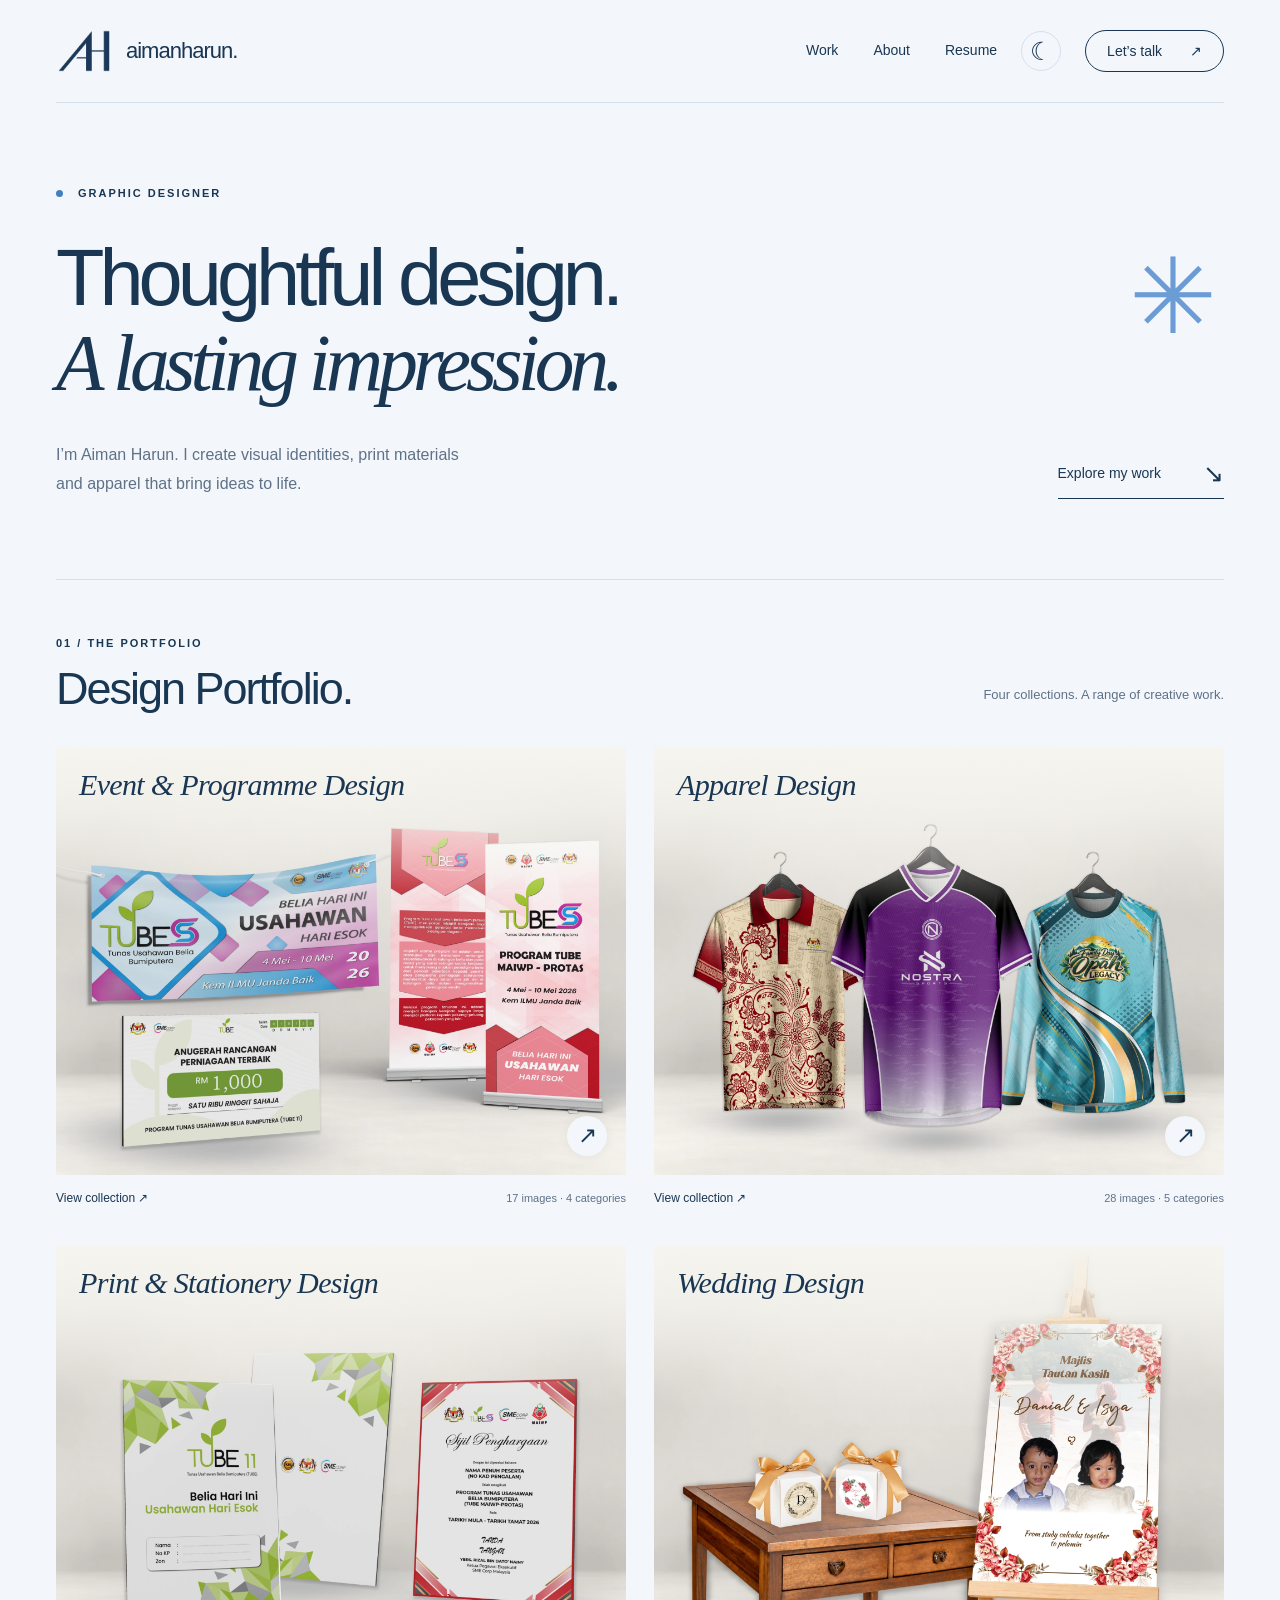
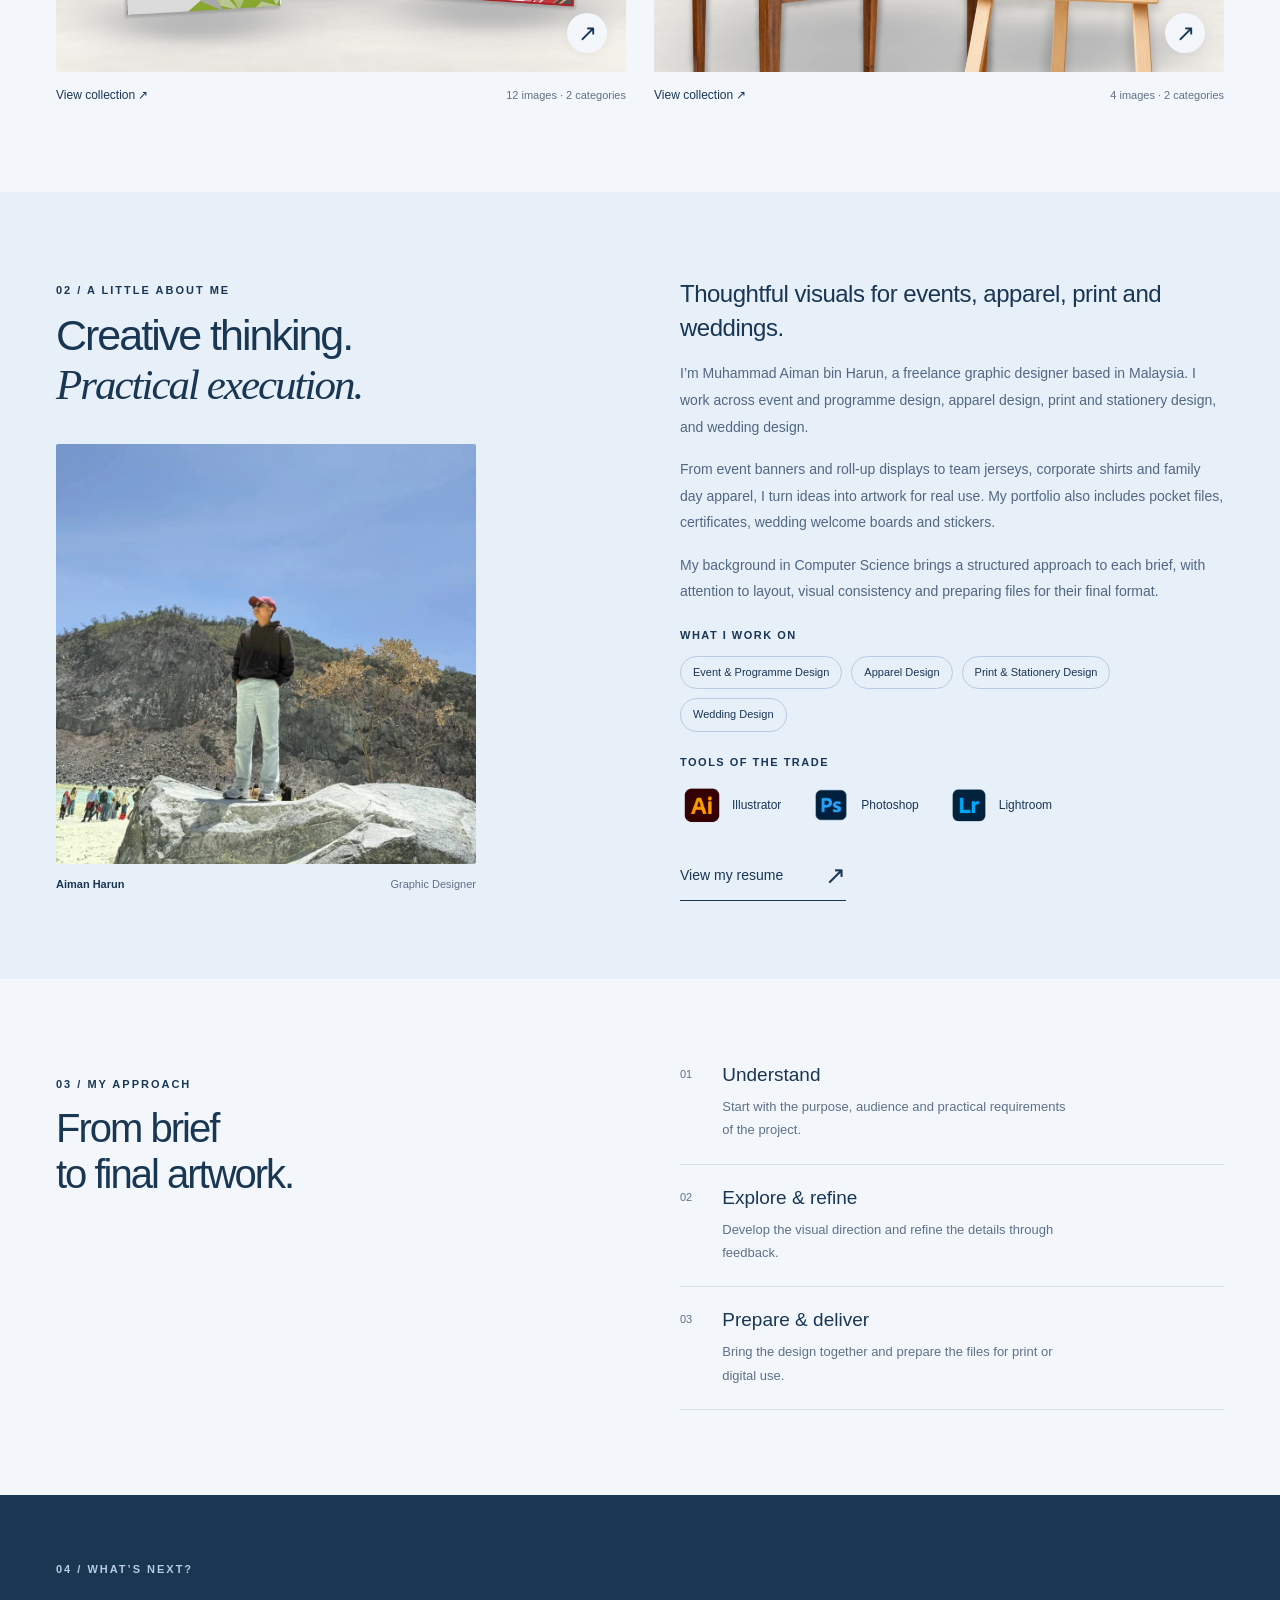
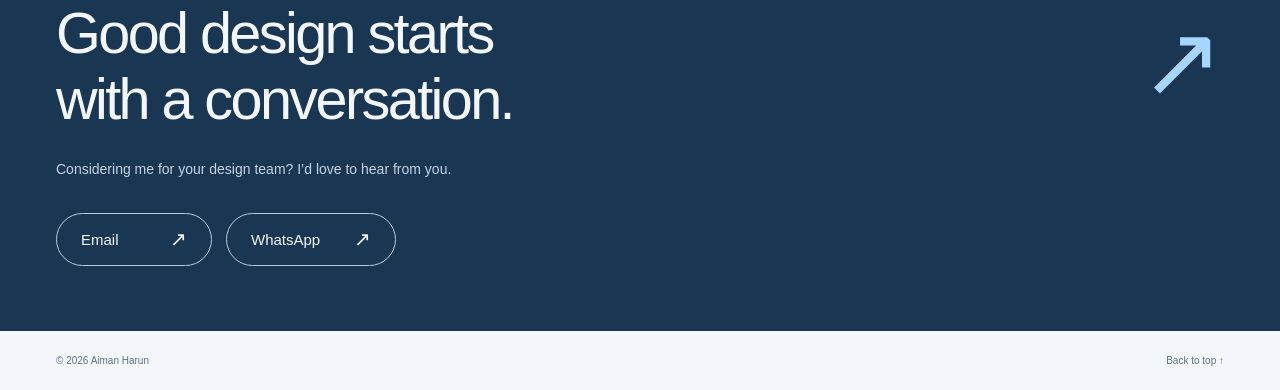
<file: index.html>
<!doctype html>
<html lang="en"><head><meta charset="utf-8"><script src="theme.js"></script><meta name="viewport" content="width=device-width, initial-scale=1"><meta name="description" content="Aiman Harun — Graphic Designer based in Malaysia. Event branding, print design, apparel and merchandise."><meta name="theme-color" content="#f3f7fc"><title>Aiman Harun — Graphic Designer</title><link rel="stylesheet" href="styles.css"><link rel="stylesheet" href="gallery.css"><script src="projects.js" defer></script><script src="script.js" defer></script><link id="site-favicon" rel="icon" href="images/brand/favicon-light.png" type="image/png" sizes="64x64"><script src="favicon.js" defer></script></head>
<body><a class="skip" href="#work">Skip to work</a>
<header class="nav wrap"><a class="wordmark" href="#home" aria-label="Aiman Harun home"><img class="brand-logo" src="images/brand/logo-ah.webp" alt="AH" width="60" height="60"><span class="brand-name">aiman<span>harun.</span></span></a><nav aria-label="Main navigation"><a href="#work">Work</a><a href="#about">About</a><a class="resume-nav" href="resume.pdf" target="_blank" rel="noopener noreferrer" title="Open my resume (PDF) in a new tab">Resume</a></nav><button class="theme-toggle" type="button" aria-label="Switch to dark mode" aria-pressed="false" title="Switch to dark mode"><span aria-hidden="true">☾</span></button><a class="nav-contact" href="#contact">Let’s talk <span>↗</span></a></header>
<main><section id="home" class="hero wrap"><div class="eyebrow"><span class="dot"></span> GRAPHIC DESIGNER</div><h1>Thoughtful design.<br><span>A lasting impression.</span><span class="hero-star" aria-hidden="true">✳</span></h1><div class="hero-bottom"><p>I’m Aiman Harun. I create visual identities, print materials and apparel that bring ideas to life.</p><a class="text-link" href="#work">Explore my work <span>↘</span></a></div></section>
<section id="work" class="work wrap"><div class="section-heading"><div><p class="eyebrow">01 / THE PORTFOLIO</p><h2>Design Portfolio.</h2></div><p class="muted">Four collections. A range of creative work.</p></div><div class="project-grid" id="project-grid"></div><p id="filter-status" class="sr-only" aria-live="polite"></p></section>
<section id="about" class="about"><div class="wrap about-layout"><div><p class="eyebrow">02 / A LITTLE ABOUT ME</p><h2>Creative thinking.<br><em>Practical execution.</em></h2><figure class="about-portrait"><img src="images/brand/aiman-harun.webp" alt="Aiman Harun standing on a mountain summit" width="960" height="960" loading="lazy"><figcaption><span>Aiman Harun</span><span>Graphic Designer</span></figcaption></figure></div><div class="about-copy"><p class="intro">Thoughtful visuals for events, apparel, print and weddings.</p><p>I’m Muhammad Aiman bin Harun, a freelance graphic designer based in Malaysia. I work across event and programme design, apparel design, print and stationery design, and wedding design.</p><p>From event banners and roll-up displays to team jerseys, corporate shirts and family day apparel, I turn ideas into artwork for real use. My portfolio also includes pocket files, certificates, wedding welcome boards and stickers.</p><p>My background in Computer Science brings a structured approach to each brief, with attention to layout, visual consistency and preparing files for their final format.</p><div class="skill-block"><h3>What I work on</h3><div class="tags"><span>Event &amp; Programme Design</span><span>Apparel Design</span><span>Print &amp; Stationery Design</span><span>Wedding Design</span></div></div><div class="skill-block"><h3>Tools of the trade</h3><div class="tools tools-with-logos"><span><img src="images/tools/AI.png" alt="" width="44" height="44" loading="lazy">Illustrator</span><span><img src="images/tools/PS.png" alt="" width="44" height="44" loading="lazy">Photoshop</span><span><img src="images/tools/LR.png" alt="" width="44" height="44" loading="lazy">Lightroom</span></div></div><a class="text-link" href="resume.pdf" target="_blank" rel="noopener noreferrer">View my resume <span>↗</span></a></div></div></section>
<section class="process wrap"><div><p class="eyebrow">03 / MY APPROACH</p><h2>From brief<br>to final artwork.</h2></div><div class="steps"><article><span>01</span><div><h3>Understand</h3><p>Start with the purpose, audience and practical requirements of the project.</p></div></article><article><span>02</span><div><h3>Explore & refine</h3><p>Develop the visual direction and refine the details through feedback.</p></div></article><article><span>03</span><div><h3>Prepare & deliver</h3><p>Bring the design together and prepare the files for print or digital use.</p></div></article></div></section>
<section id="contact" class="contact"><div class="wrap"><p class="eyebrow">04 / WHAT’S NEXT?</p><div class="contact-title"><h2>Good design starts<br>with a conversation.</h2><span aria-hidden="true">↗</span></div><p>Considering me for your design team? I’d love to hear from you.</p><div class="contact-methods"><a class="contact-button" href="mailto:muhammadaimanh01@gmail.com">Email <span aria-hidden="true">↗</span></a><a class="contact-button" href="https://wa.me/60194015266" target="_blank" rel="noopener noreferrer">WhatsApp <span aria-hidden="true">↗</span></a></div></div></section></main><footer class="wrap"><span>© <span id="year">2026</span> Aiman Harun</span><a href="#home">Back to top ↑</a></footer>
</body></html>
</file>
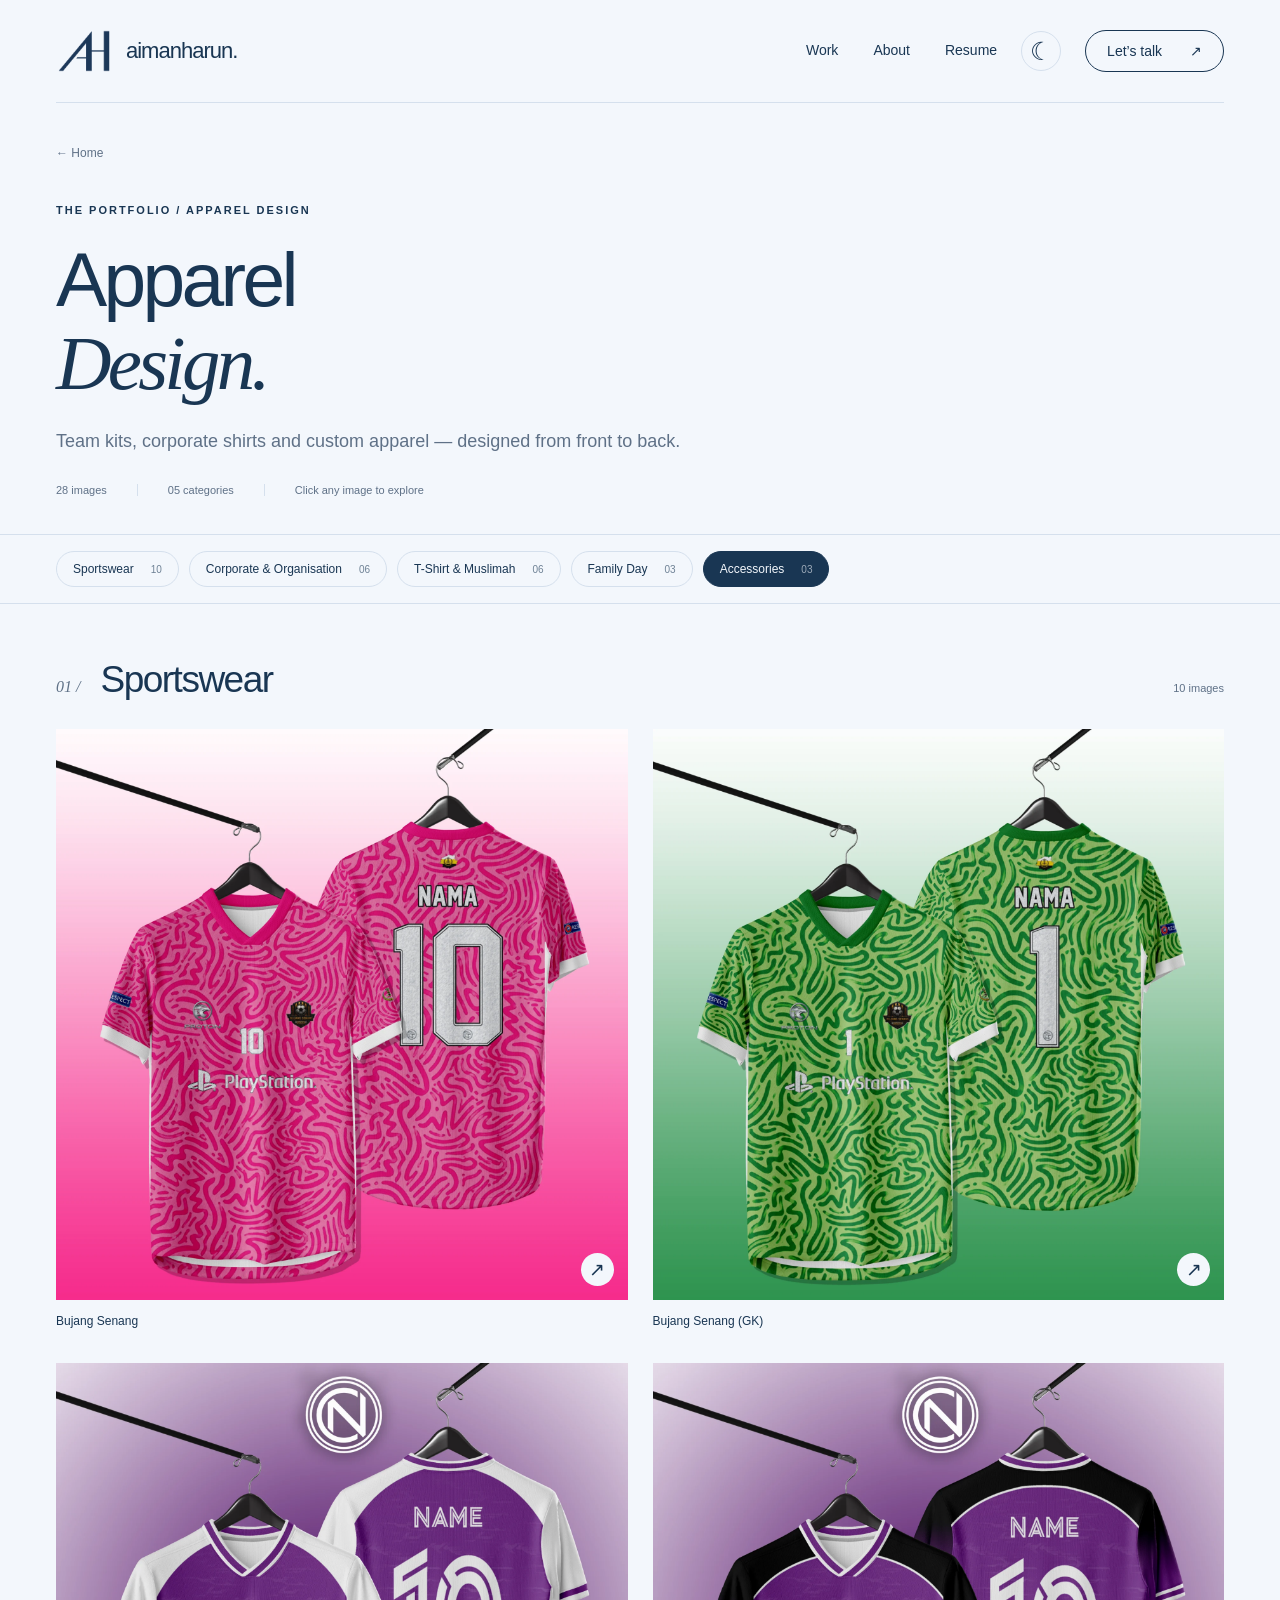
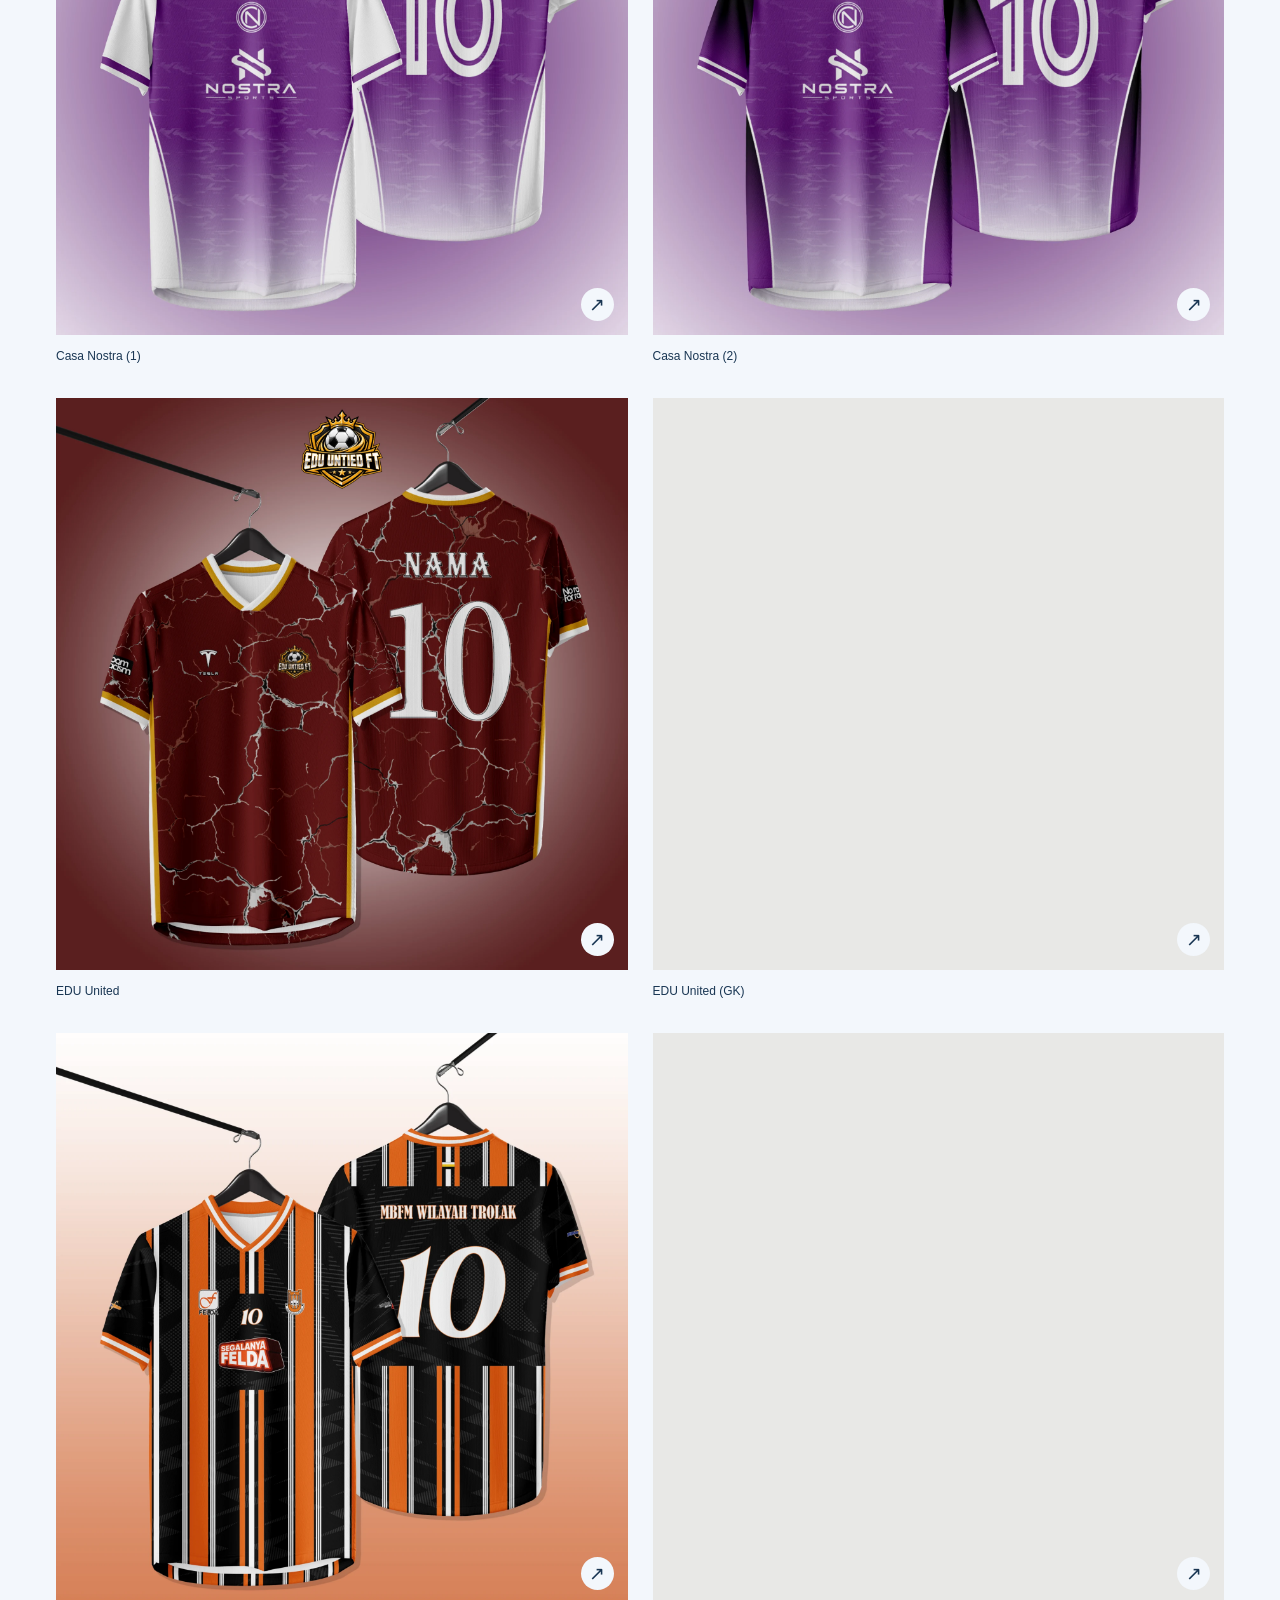
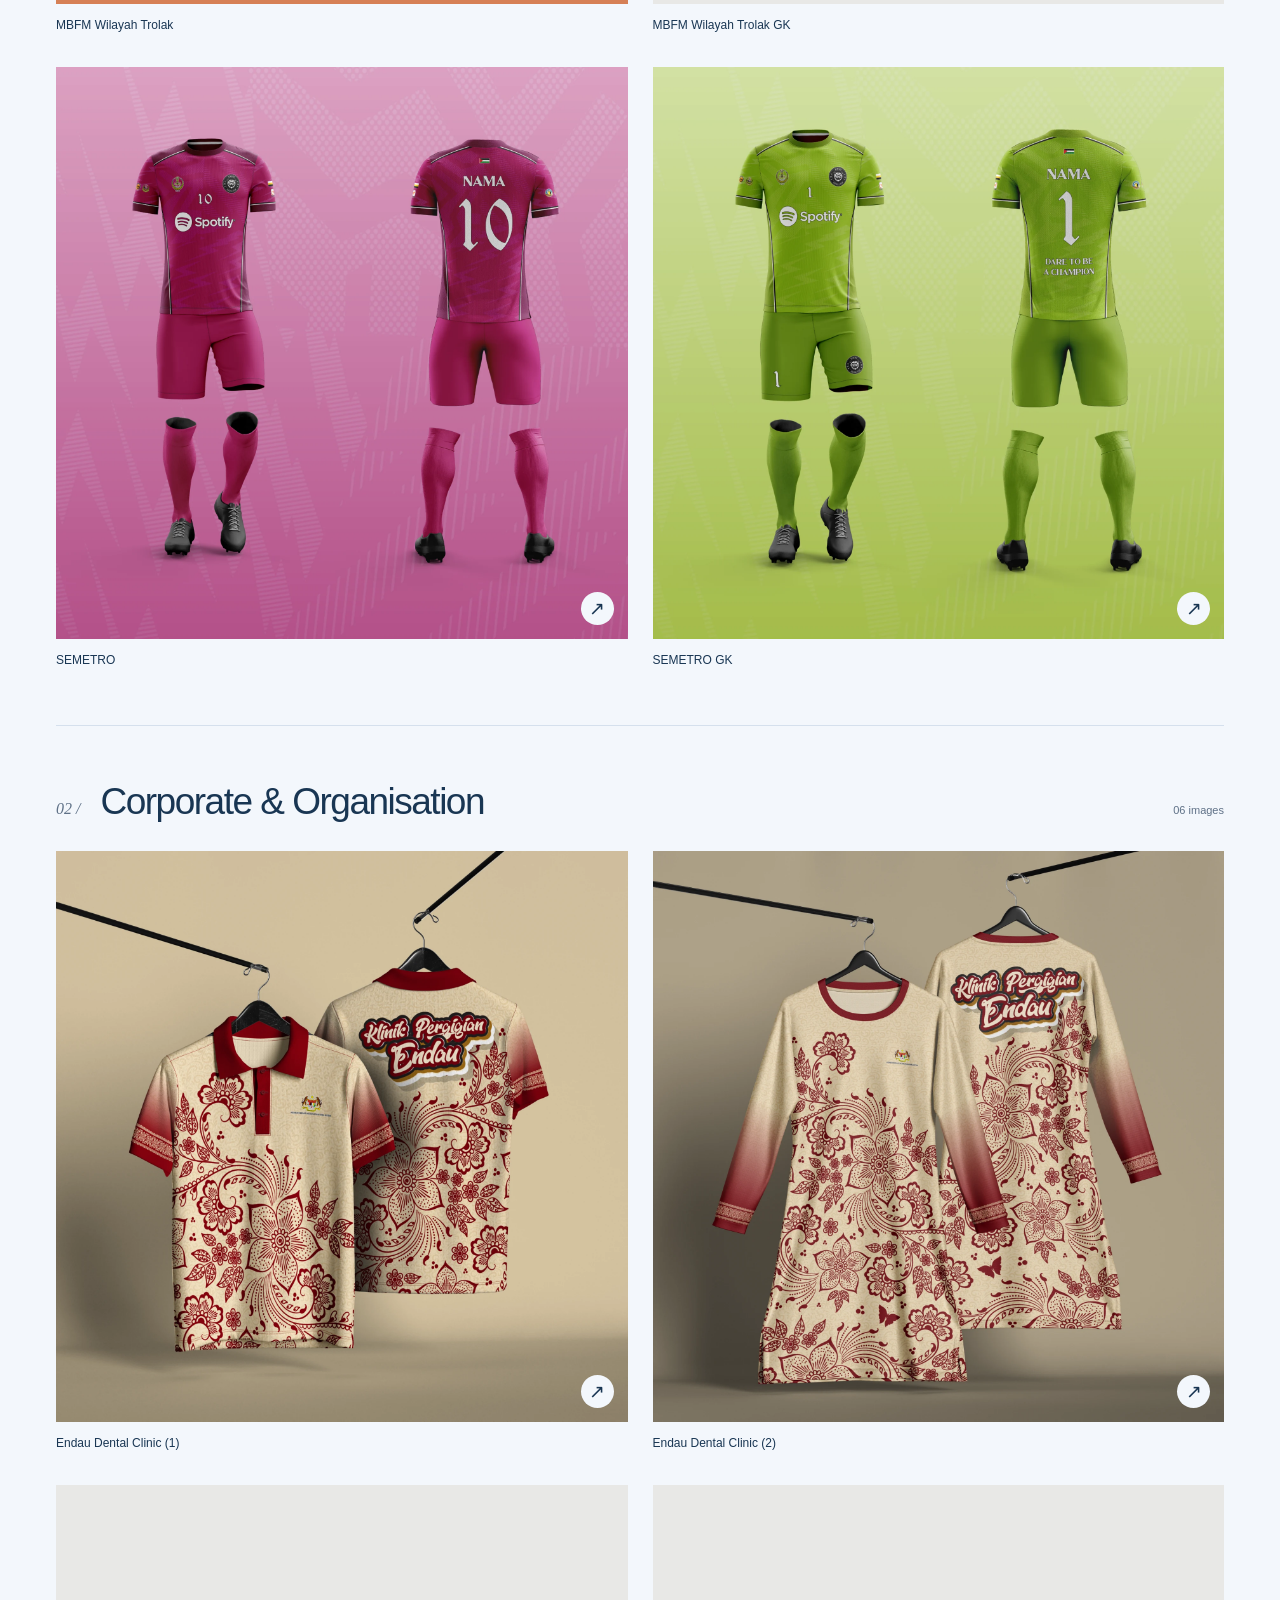
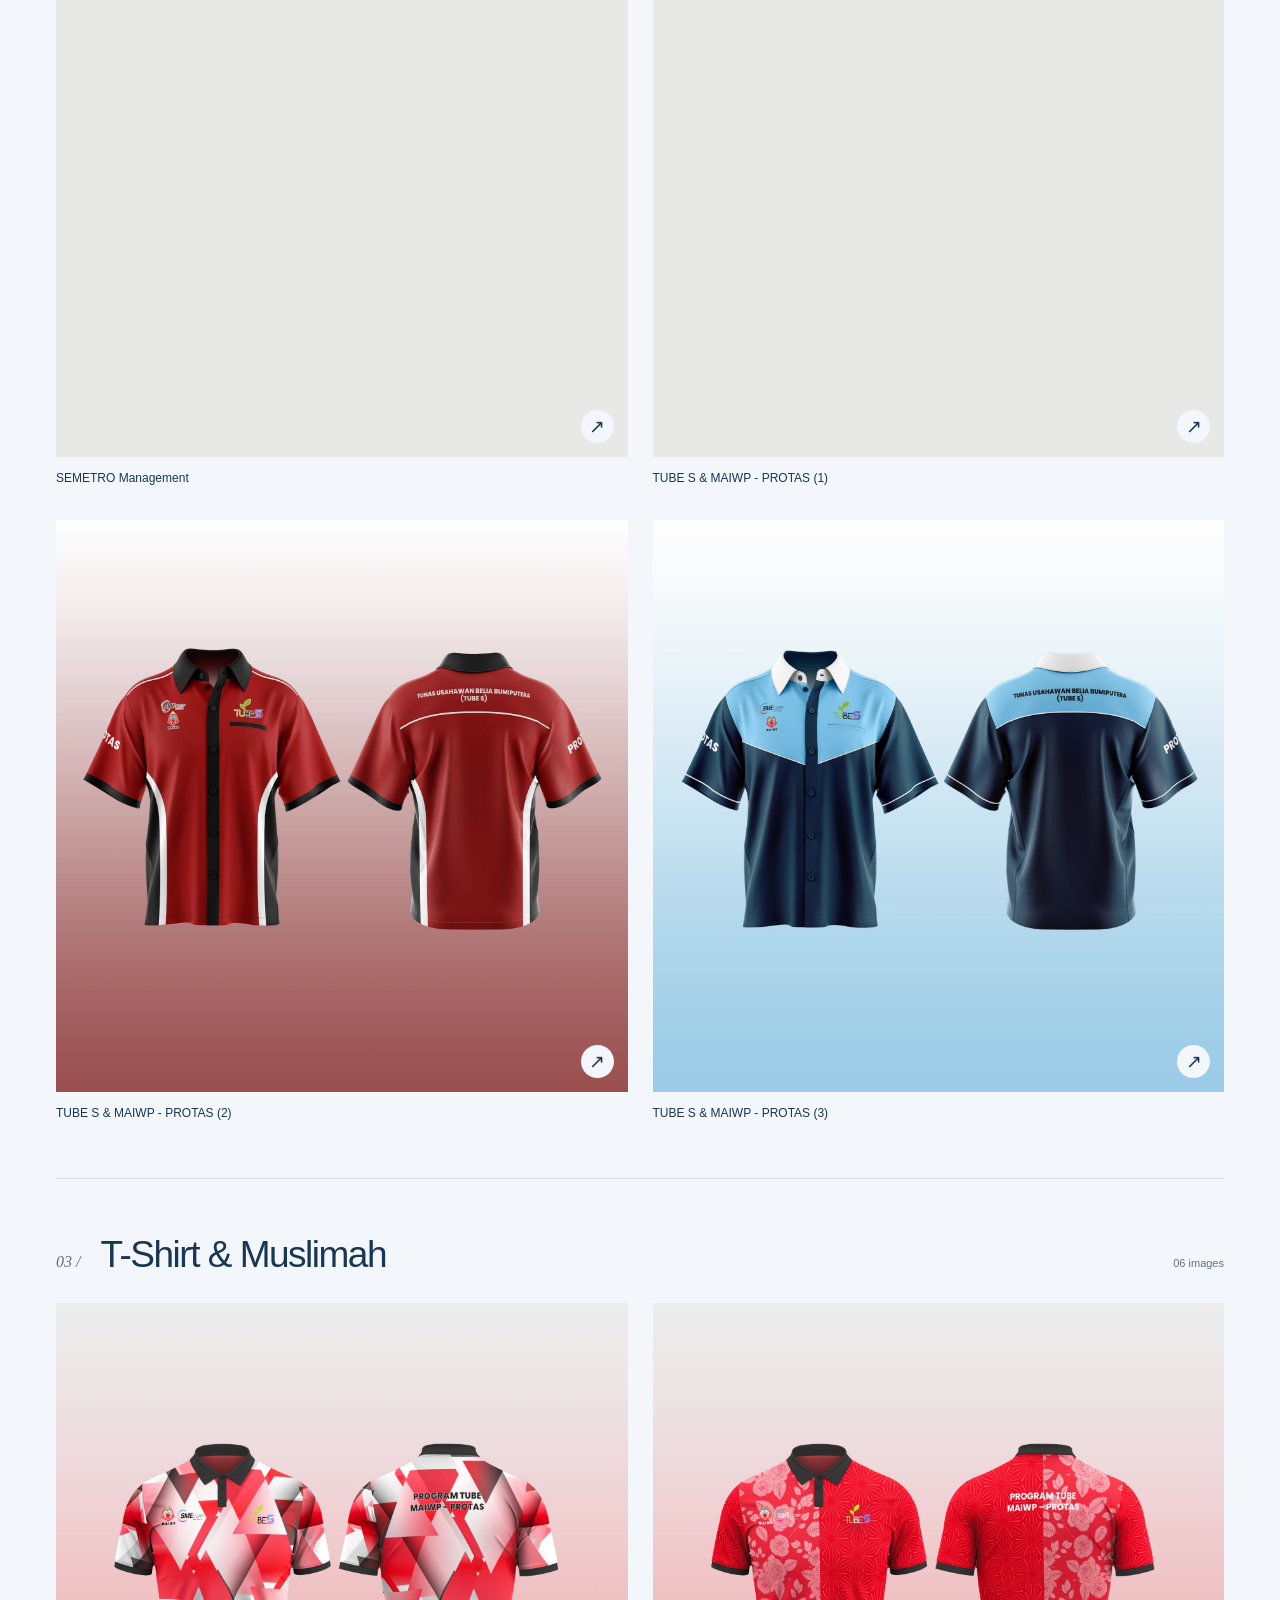
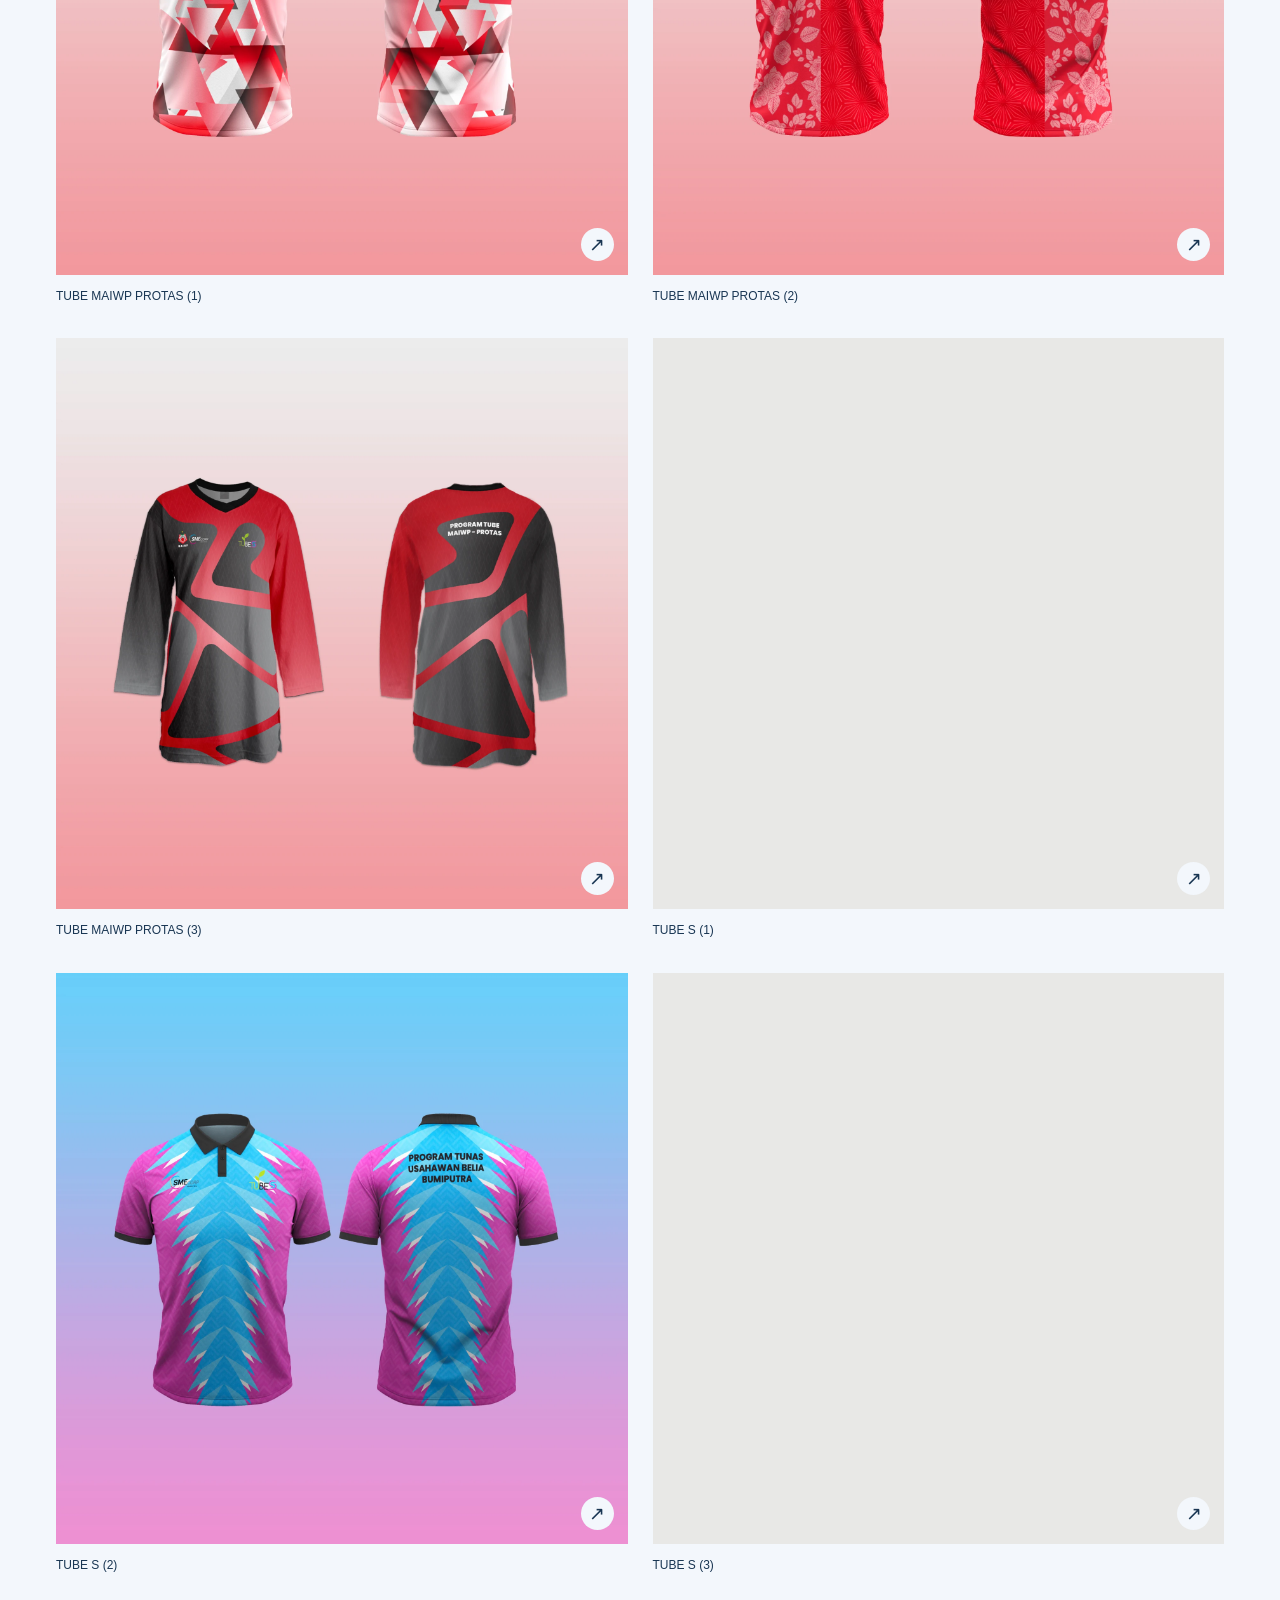
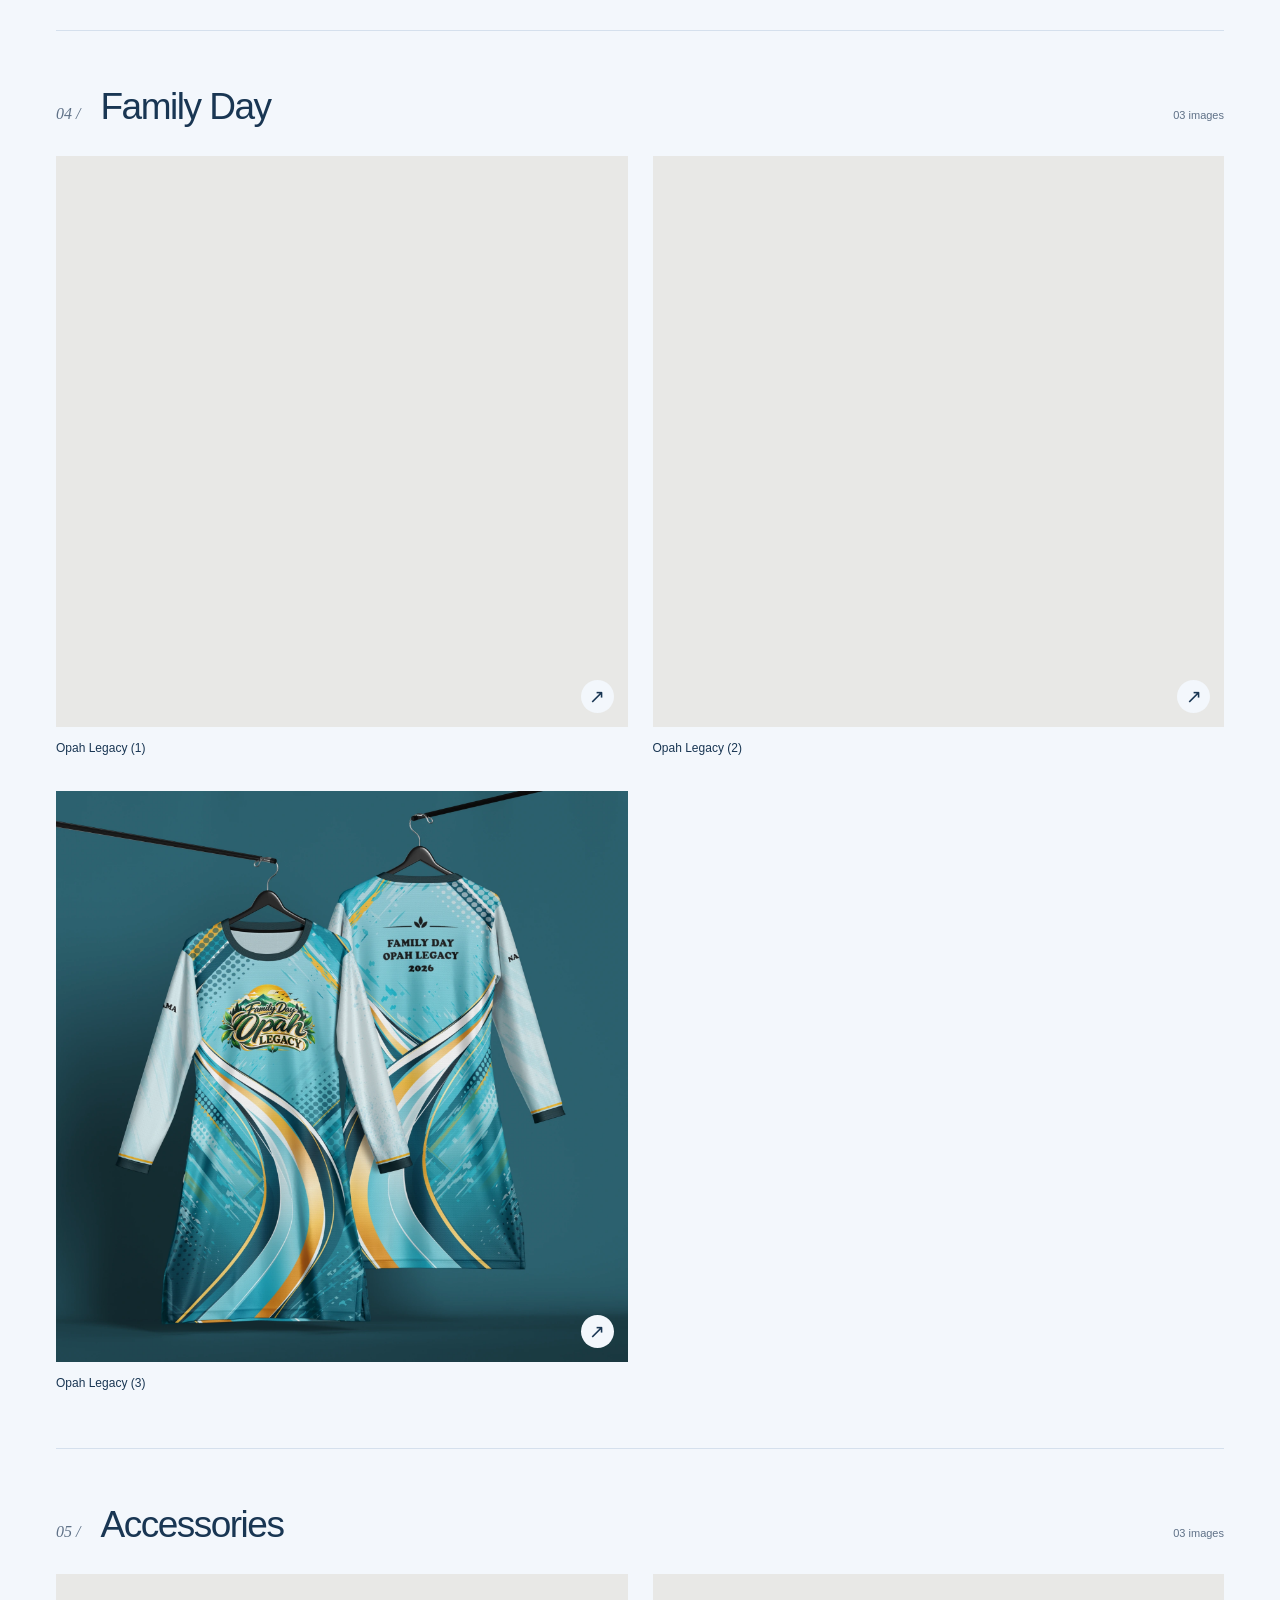
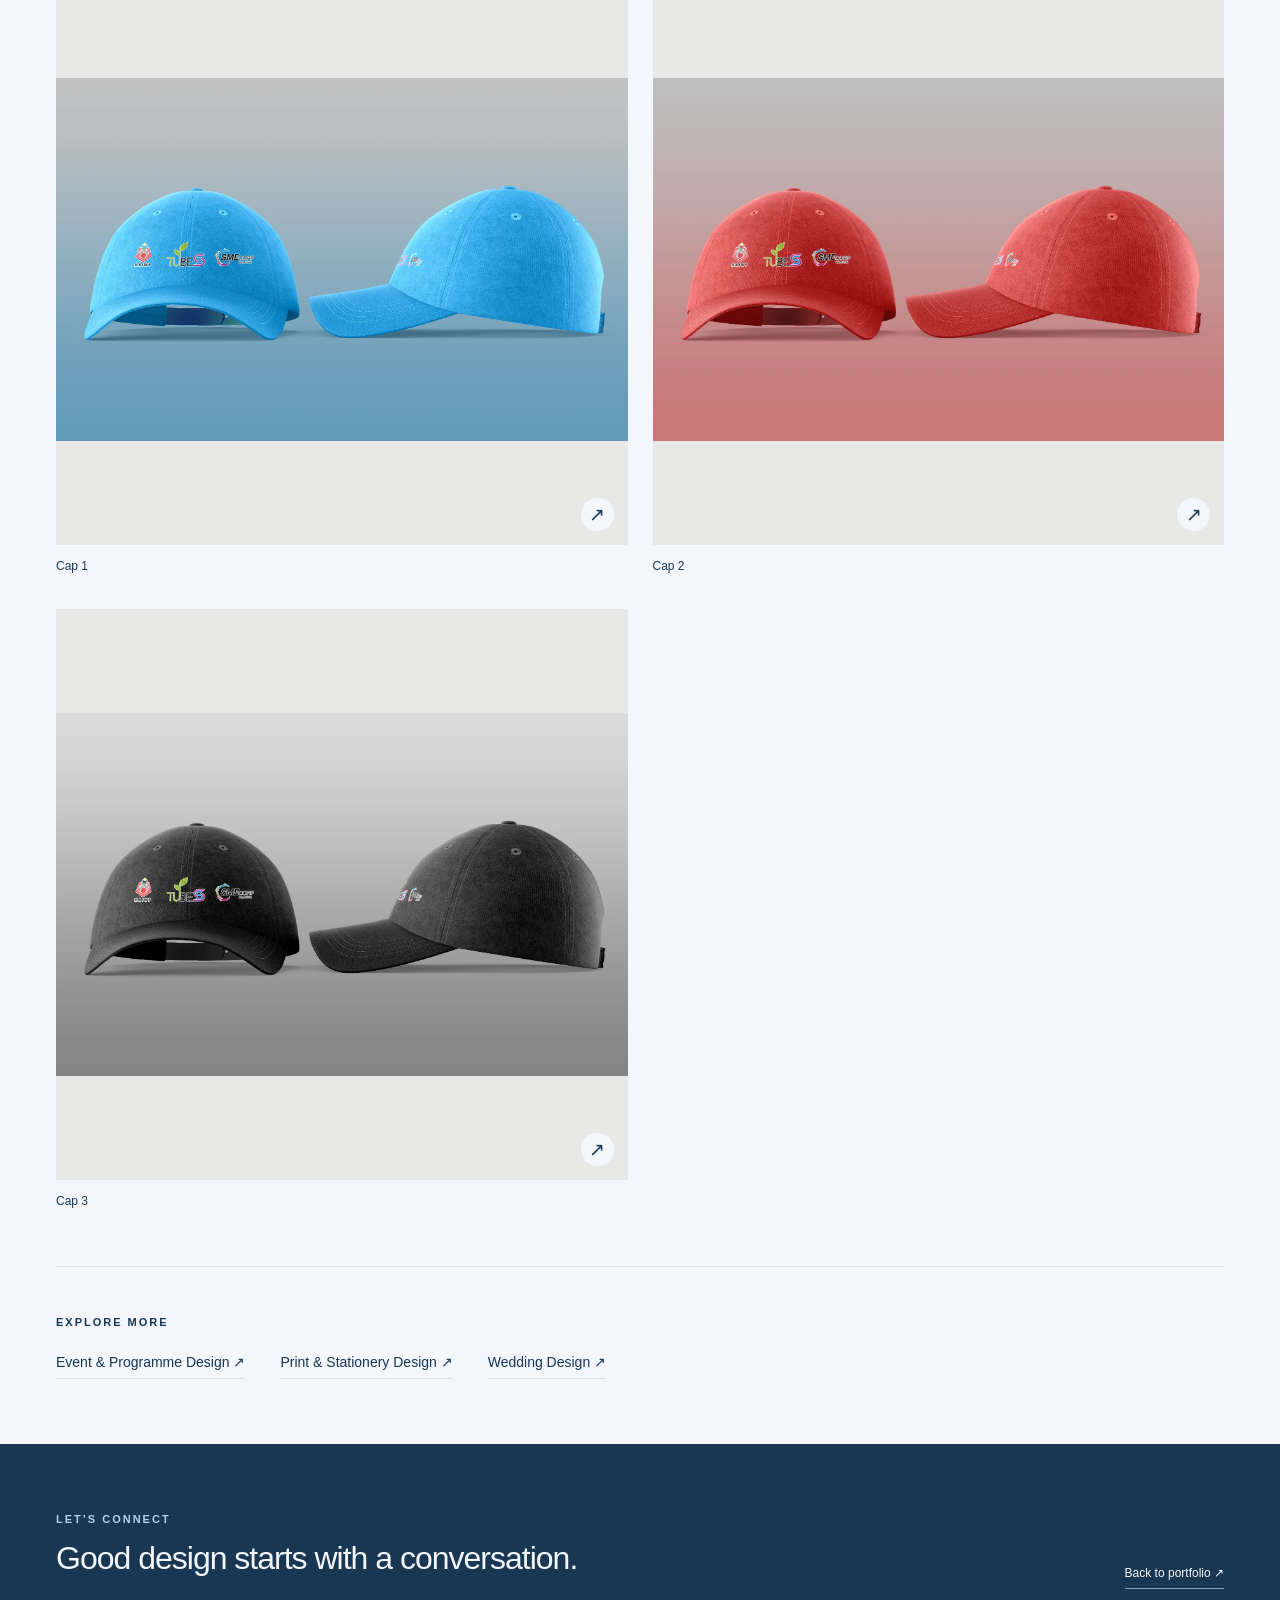
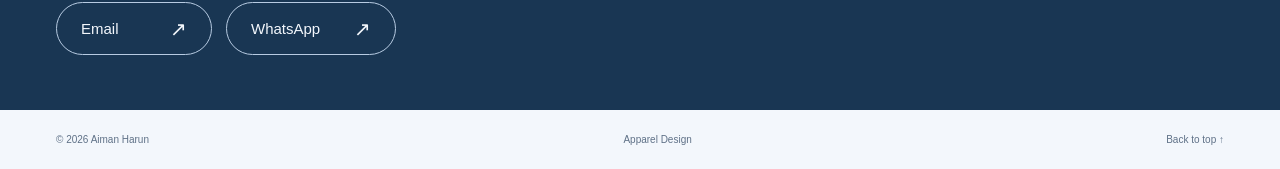
<file: apparel.html>
<!doctype html><html lang="en"><head><meta charset="utf-8"><script src="theme.js"></script><meta name="viewport" content="width=device-width, initial-scale=1"><title>Apparel Design — Aiman Harun</title><meta name="description" content="Team kits, corporate shirts and custom apparel — designed from front to back. Graphic design portfolio by Aiman Harun."><meta name="theme-color" content="#f3f7fc"><link rel="stylesheet" href="styles.css"><link rel="stylesheet" href="gallery.css"><script src="gallery.js" defer></script><link id="site-favicon" rel="icon" href="images/brand/favicon-light.png" type="image/png" sizes="64x64"><script src="favicon.js" defer></script></head><body class="collection-page apparel-collection"><a class="skip" href="#gallery">Skip to gallery</a><header class="nav wrap"><a class="wordmark" href="index.html" aria-label="Aiman Harun home"><img class="brand-logo" src="images/brand/logo-ah.webp" alt="AH" width="60" height="60"><span class="brand-name">aiman<span>harun.</span></span></a><nav aria-label="Main navigation"><a href="index.html#work">Work</a><a href="index.html#about">About</a><a class="resume-nav" href="resume.pdf" target="_blank" rel="noopener noreferrer" title="Open my resume (PDF) in a new tab">Resume</a></nav><button class="theme-toggle" type="button" aria-label="Switch to dark mode" aria-pressed="false" title="Switch to dark mode"><span aria-hidden="true">☾</span></button><a class="nav-contact" href="index.html#contact">Let’s talk <span>↗</span></a></header><main><section class="case-intro wrap"><a class="back-link" href="index.html">← Home</a><p class="eyebrow">THE PORTFOLIO / APPAREL DESIGN</p><h1>Apparel<br><em>Design.</em></h1><p class="case-lead">Team kits, corporate shirts and custom apparel — designed from front to back.</p><div class="collection-overview"><span>28 images</span><span>05 categories</span><span>Click any image to explore</span></div></section><div class="gallery-nav-shell"><nav class="gallery-nav wrap" aria-label="Artwork categories"><a href="#sportswear">Sportswear <span>10</span></a><a href="#corporate">Corporate &amp; Organisation <span>06</span></a><a href="#tshirts">T-Shirt &amp; Muslimah <span>06</span></a><a href="#family-day">Family Day <span>03</span></a><a href="#accessories">Accessories <span>03</span></a></nav></div><div class="wrap" id="gallery"><section class="gallery-section" id="sportswear"><div class="gallery-heading"><span class="case-number">01 /</span><h2>Sportswear</h2><span class="gallery-count">10 images</span></div><div class="artwork-grid"><figure class="gallery-item"><a class="artwork-link" href="images/apparel/Sportswear/Bujang%20Senang.webp" data-caption="Bujang Senang" aria-label="Enlarge Bujang Senang"><img src="images/apparel/Sportswear/Bujang%20Senang.webp" alt="Bujang Senang" width="1800" height="1800" loading="lazy" decoding="async"><span class="zoom-icon" aria-hidden="true">↗</span></a><figcaption>Bujang Senang</figcaption></figure><figure class="gallery-item"><a class="artwork-link" href="images/apparel/Sportswear/Bujang%20Senang%20%28GK%29.webp" data-caption="Bujang Senang (GK)" aria-label="Enlarge Bujang Senang (GK)"><img src="images/apparel/Sportswear/Bujang%20Senang%20%28GK%29.webp" alt="Bujang Senang (GK)" width="1800" height="1800" loading="lazy" decoding="async"><span class="zoom-icon" aria-hidden="true">↗</span></a><figcaption>Bujang Senang (GK)</figcaption></figure><figure class="gallery-item"><a class="artwork-link" href="images/apparel/Sportswear/Casa%20Nostra%20%281%29.webp" data-caption="Casa Nostra (1)" aria-label="Enlarge Casa Nostra (1)"><img src="images/apparel/Sportswear/Casa%20Nostra%20%281%29.webp" alt="Casa Nostra (1)" width="1800" height="1800" loading="lazy" decoding="async"><span class="zoom-icon" aria-hidden="true">↗</span></a><figcaption>Casa Nostra (1)</figcaption></figure><figure class="gallery-item"><a class="artwork-link" href="images/apparel/Sportswear/Casa%20Nostra%20%282%29.webp" data-caption="Casa Nostra (2)" aria-label="Enlarge Casa Nostra (2)"><img src="images/apparel/Sportswear/Casa%20Nostra%20%282%29.webp" alt="Casa Nostra (2)" width="1800" height="1800" loading="lazy" decoding="async"><span class="zoom-icon" aria-hidden="true">↗</span></a><figcaption>Casa Nostra (2)</figcaption></figure><figure class="gallery-item"><a class="artwork-link" href="images/apparel/Sportswear/EDU%20United.webp" data-caption="EDU United" aria-label="Enlarge EDU United"><img src="images/apparel/Sportswear/EDU%20United.webp" alt="EDU United" width="1800" height="1800" loading="lazy" decoding="async"><span class="zoom-icon" aria-hidden="true">↗</span></a><figcaption>EDU United</figcaption></figure><figure class="gallery-item"><a class="artwork-link" href="images/apparel/Sportswear/EDU%20United%20%28GK%29.webp" data-caption="EDU United (GK)" aria-label="Enlarge EDU United (GK)"><img src="images/apparel/Sportswear/EDU%20United%20%28GK%29.webp" alt="EDU United (GK)" width="1800" height="1800" loading="lazy" decoding="async"><span class="zoom-icon" aria-hidden="true">↗</span></a><figcaption>EDU United (GK)</figcaption></figure><figure class="gallery-item"><a class="artwork-link" href="images/apparel/Sportswear/MBFM%20Wilayah%20Trolak.webp" data-caption="MBFM Wilayah Trolak" aria-label="Enlarge MBFM Wilayah Trolak"><img src="images/apparel/Sportswear/MBFM%20Wilayah%20Trolak.webp" alt="MBFM Wilayah Trolak" width="1800" height="1800" loading="lazy" decoding="async"><span class="zoom-icon" aria-hidden="true">↗</span></a><figcaption>MBFM Wilayah Trolak</figcaption></figure><figure class="gallery-item"><a class="artwork-link" href="images/apparel/Sportswear/MBFM%20Wilayah%20Trolak%20GK.webp" data-caption="MBFM Wilayah Trolak GK" aria-label="Enlarge MBFM Wilayah Trolak GK"><img src="images/apparel/Sportswear/MBFM%20Wilayah%20Trolak%20GK.webp" alt="MBFM Wilayah Trolak GK" width="1800" height="1800" loading="lazy" decoding="async"><span class="zoom-icon" aria-hidden="true">↗</span></a><figcaption>MBFM Wilayah Trolak GK</figcaption></figure><figure class="gallery-item"><a class="artwork-link" href="images/apparel/Sportswear/SEMETRO.webp" data-caption="SEMETRO" aria-label="Enlarge SEMETRO"><img src="images/apparel/Sportswear/SEMETRO.webp" alt="SEMETRO" width="1800" height="1800" loading="lazy" decoding="async"><span class="zoom-icon" aria-hidden="true">↗</span></a><figcaption>SEMETRO</figcaption></figure><figure class="gallery-item"><a class="artwork-link" href="images/apparel/Sportswear/SEMETRO%20GK.webp" data-caption="SEMETRO GK" aria-label="Enlarge SEMETRO GK"><img src="images/apparel/Sportswear/SEMETRO%20GK.webp" alt="SEMETRO GK" width="1800" height="1800" loading="lazy" decoding="async"><span class="zoom-icon" aria-hidden="true">↗</span></a><figcaption>SEMETRO GK</figcaption></figure></div></section><section class="gallery-section" id="corporate"><div class="gallery-heading"><span class="case-number">02 /</span><h2>Corporate &amp; Organisation</h2><span class="gallery-count">06 images</span></div><div class="artwork-grid"><figure class="gallery-item"><a class="artwork-link" href="images/apparel/Corporate%20%26%20Organisation/Endau%20Dental%20Clinic%20%281%29.webp" data-caption="Endau Dental Clinic (1)" aria-label="Enlarge Endau Dental Clinic (1)"><img src="images/apparel/Corporate%20%26%20Organisation/Endau%20Dental%20Clinic%20%281%29.webp" alt="Endau Dental Clinic (1)" width="1800" height="1800" loading="lazy" decoding="async"><span class="zoom-icon" aria-hidden="true">↗</span></a><figcaption>Endau Dental Clinic (1)</figcaption></figure><figure class="gallery-item"><a class="artwork-link" href="images/apparel/Corporate%20%26%20Organisation/Endau%20Dental%20Clinic%20%282%29.webp" data-caption="Endau Dental Clinic (2)" aria-label="Enlarge Endau Dental Clinic (2)"><img src="images/apparel/Corporate%20%26%20Organisation/Endau%20Dental%20Clinic%20%282%29.webp" alt="Endau Dental Clinic (2)" width="1800" height="1800" loading="lazy" decoding="async"><span class="zoom-icon" aria-hidden="true">↗</span></a><figcaption>Endau Dental Clinic (2)</figcaption></figure><figure class="gallery-item"><a class="artwork-link" href="images/apparel/Corporate%20%26%20Organisation/SEMETRO%20Management.webp" data-caption="SEMETRO Management" aria-label="Enlarge SEMETRO Management"><img src="images/apparel/Corporate%20%26%20Organisation/SEMETRO%20Management.webp" alt="SEMETRO Management" width="1800" height="1800" loading="lazy" decoding="async"><span class="zoom-icon" aria-hidden="true">↗</span></a><figcaption>SEMETRO Management</figcaption></figure><figure class="gallery-item"><a class="artwork-link" href="images/apparel/Corporate%20%26%20Organisation/TUBE%20S%20%26%20MAIWP%20-%20PROTAS%20%281%29.webp" data-caption="TUBE S &amp; MAIWP - PROTAS (1)" aria-label="Enlarge TUBE S &amp; MAIWP - PROTAS (1)"><img src="images/apparel/Corporate%20%26%20Organisation/TUBE%20S%20%26%20MAIWP%20-%20PROTAS%20%281%29.webp" alt="TUBE S &amp; MAIWP - PROTAS (1)" width="1800" height="1800" loading="lazy" decoding="async"><span class="zoom-icon" aria-hidden="true">↗</span></a><figcaption>TUBE S &amp; MAIWP - PROTAS (1)</figcaption></figure><figure class="gallery-item"><a class="artwork-link" href="images/apparel/Corporate%20%26%20Organisation/TUBE%20S%20%26%20MAIWP%20-%20PROTAS%20%282%29.webp" data-caption="TUBE S &amp; MAIWP - PROTAS (2)" aria-label="Enlarge TUBE S &amp; MAIWP - PROTAS (2)"><img src="images/apparel/Corporate%20%26%20Organisation/TUBE%20S%20%26%20MAIWP%20-%20PROTAS%20%282%29.webp" alt="TUBE S &amp; MAIWP - PROTAS (2)" width="1800" height="1800" loading="lazy" decoding="async"><span class="zoom-icon" aria-hidden="true">↗</span></a><figcaption>TUBE S &amp; MAIWP - PROTAS (2)</figcaption></figure><figure class="gallery-item"><a class="artwork-link" href="images/apparel/Corporate%20%26%20Organisation/TUBE%20S%20%26%20MAIWP%20-%20PROTAS%20%283%29.webp" data-caption="TUBE S &amp; MAIWP - PROTAS (3)" aria-label="Enlarge TUBE S &amp; MAIWP - PROTAS (3)"><img src="images/apparel/Corporate%20%26%20Organisation/TUBE%20S%20%26%20MAIWP%20-%20PROTAS%20%283%29.webp" alt="TUBE S &amp; MAIWP - PROTAS (3)" width="1800" height="1800" loading="lazy" decoding="async"><span class="zoom-icon" aria-hidden="true">↗</span></a><figcaption>TUBE S &amp; MAIWP - PROTAS (3)</figcaption></figure></div></section><section class="gallery-section" id="tshirts"><div class="gallery-heading"><span class="case-number">03 /</span><h2>T-Shirt &amp; Muslimah</h2><span class="gallery-count">06 images</span></div><div class="artwork-grid"><figure class="gallery-item"><a class="artwork-link" href="images/apparel/T-Shirt%20%26%20Muslimah/TUBE%20MAIWP%20PROTAS%20%281%29.webp" data-caption="TUBE MAIWP PROTAS (1)" aria-label="Enlarge TUBE MAIWP PROTAS (1)"><img src="images/apparel/T-Shirt%20%26%20Muslimah/TUBE%20MAIWP%20PROTAS%20%281%29.webp" alt="TUBE MAIWP PROTAS (1)" width="1800" height="1800" loading="lazy" decoding="async"><span class="zoom-icon" aria-hidden="true">↗</span></a><figcaption>TUBE MAIWP PROTAS (1)</figcaption></figure><figure class="gallery-item"><a class="artwork-link" href="images/apparel/T-Shirt%20%26%20Muslimah/TUBE%20MAIWP%20PROTAS%20%282%29.webp" data-caption="TUBE MAIWP PROTAS (2)" aria-label="Enlarge TUBE MAIWP PROTAS (2)"><img src="images/apparel/T-Shirt%20%26%20Muslimah/TUBE%20MAIWP%20PROTAS%20%282%29.webp" alt="TUBE MAIWP PROTAS (2)" width="1800" height="1800" loading="lazy" decoding="async"><span class="zoom-icon" aria-hidden="true">↗</span></a><figcaption>TUBE MAIWP PROTAS (2)</figcaption></figure><figure class="gallery-item"><a class="artwork-link" href="images/apparel/T-Shirt%20%26%20Muslimah/TUBE%20MAIWP%20PROTAS%20%283%29.webp" data-caption="TUBE MAIWP PROTAS (3)" aria-label="Enlarge TUBE MAIWP PROTAS (3)"><img src="images/apparel/T-Shirt%20%26%20Muslimah/TUBE%20MAIWP%20PROTAS%20%283%29.webp" alt="TUBE MAIWP PROTAS (3)" width="1800" height="1800" loading="lazy" decoding="async"><span class="zoom-icon" aria-hidden="true">↗</span></a><figcaption>TUBE MAIWP PROTAS (3)</figcaption></figure><figure class="gallery-item"><a class="artwork-link" href="images/apparel/T-Shirt%20%26%20Muslimah/TUBE%20S%20%281%29.webp" data-caption="TUBE S (1)" aria-label="Enlarge TUBE S (1)"><img src="images/apparel/T-Shirt%20%26%20Muslimah/TUBE%20S%20%281%29.webp" alt="TUBE S (1)" width="1800" height="1800" loading="lazy" decoding="async"><span class="zoom-icon" aria-hidden="true">↗</span></a><figcaption>TUBE S (1)</figcaption></figure><figure class="gallery-item"><a class="artwork-link" href="images/apparel/T-Shirt%20%26%20Muslimah/TUBE%20S%20%282%29.webp" data-caption="TUBE S (2)" aria-label="Enlarge TUBE S (2)"><img src="images/apparel/T-Shirt%20%26%20Muslimah/TUBE%20S%20%282%29.webp" alt="TUBE S (2)" width="1800" height="1800" loading="lazy" decoding="async"><span class="zoom-icon" aria-hidden="true">↗</span></a><figcaption>TUBE S (2)</figcaption></figure><figure class="gallery-item"><a class="artwork-link" href="images/apparel/T-Shirt%20%26%20Muslimah/TUBE%20S%20%283%29.webp" data-caption="TUBE S (3)" aria-label="Enlarge TUBE S (3)"><img src="images/apparel/T-Shirt%20%26%20Muslimah/TUBE%20S%20%283%29.webp" alt="TUBE S (3)" width="1800" height="1800" loading="lazy" decoding="async"><span class="zoom-icon" aria-hidden="true">↗</span></a><figcaption>TUBE S (3)</figcaption></figure></div></section><section class="gallery-section" id="family-day"><div class="gallery-heading"><span class="case-number">04 /</span><h2>Family Day</h2><span class="gallery-count">03 images</span></div><div class="artwork-grid"><figure class="gallery-item"><a class="artwork-link" href="images/apparel/Family%20Day/Opah%20Legacy%20%281%29.webp" data-caption="Opah Legacy (1)" aria-label="Enlarge Opah Legacy (1)"><img src="images/apparel/Family%20Day/Opah%20Legacy%20%281%29.webp" alt="Opah Legacy (1)" width="1800" height="1800" loading="lazy" decoding="async"><span class="zoom-icon" aria-hidden="true">↗</span></a><figcaption>Opah Legacy (1)</figcaption></figure><figure class="gallery-item"><a class="artwork-link" href="images/apparel/Family%20Day/Opah%20Legacy%20%282%29.webp" data-caption="Opah Legacy (2)" aria-label="Enlarge Opah Legacy (2)"><img src="images/apparel/Family%20Day/Opah%20Legacy%20%282%29.webp" alt="Opah Legacy (2)" width="1800" height="1800" loading="lazy" decoding="async"><span class="zoom-icon" aria-hidden="true">↗</span></a><figcaption>Opah Legacy (2)</figcaption></figure><figure class="gallery-item"><a class="artwork-link" href="images/apparel/Family%20Day/Opah%20Legacy%20%283%29.webp" data-caption="Opah Legacy (3)" aria-label="Enlarge Opah Legacy (3)"><img src="images/apparel/Family%20Day/Opah%20Legacy%20%283%29.webp" alt="Opah Legacy (3)" width="1800" height="1800" loading="lazy" decoding="async"><span class="zoom-icon" aria-hidden="true">↗</span></a><figcaption>Opah Legacy (3)</figcaption></figure></div></section><section class="gallery-section" id="accessories"><div class="gallery-heading"><span class="case-number">05 /</span><h2>Accessories</h2><span class="gallery-count">03 images</span></div><div class="artwork-grid"><figure class="gallery-item"><a class="artwork-link" href="images/apparel/Accessories/Cap%201.webp" data-caption="Cap 1" aria-label="Enlarge Cap 1"><img src="images/apparel/Accessories/Cap%201.webp" alt="Cap 1" width="1800" height="1145" loading="lazy" decoding="async"><span class="zoom-icon" aria-hidden="true">↗</span></a><figcaption>Cap 1</figcaption></figure><figure class="gallery-item"><a class="artwork-link" href="images/apparel/Accessories/Cap%202.webp" data-caption="Cap 2" aria-label="Enlarge Cap 2"><img src="images/apparel/Accessories/Cap%202.webp" alt="Cap 2" width="1800" height="1145" loading="lazy" decoding="async"><span class="zoom-icon" aria-hidden="true">↗</span></a><figcaption>Cap 2</figcaption></figure><figure class="gallery-item"><a class="artwork-link" href="images/apparel/Accessories/Cap%203.webp" data-caption="Cap 3" aria-label="Enlarge Cap 3"><img src="images/apparel/Accessories/Cap%203.webp" alt="Cap 3" width="1800" height="1145" loading="lazy" decoding="async"><span class="zoom-icon" aria-hidden="true">↗</span></a><figcaption>Cap 3</figcaption></figure></div></section><section class="related-work"><p class="eyebrow">EXPLORE MORE</p><div><a href="event-branding.html">Event &amp; Programme Design ↗</a><a href="print-stationery.html">Print &amp; Stationery Design ↗</a><a href="wedding.html">Wedding Design ↗</a></div></section></div><section class="case-end"><div class="wrap"><div><p class="eyebrow">LET’S CONNECT</p><h2>Good design starts with a conversation.</h2><div class="contact-methods"><a class="contact-button" href="mailto:muhammadaimanh01@gmail.com">Email <span aria-hidden="true">↗</span></a><a class="contact-button" href="https://wa.me/60194015266" target="_blank" rel="noopener noreferrer">WhatsApp <span aria-hidden="true">↗</span></a></div></div><a class="case-back" href="index.html#work">Back to portfolio ↗</a></div></section></main><footer class="wrap"><span>© <span id="year">2026</span> Aiman Harun</span><span>Apparel Design</span><a href="#">Back to top ↑</a></footer><dialog class="image-viewer" id="image-viewer" aria-label="Enlarged artwork"><div class="viewer-bar"><p id="viewer-caption"></p><button id="viewer-close" aria-label="Close enlarged artwork">Close ✕</button></div><div class="viewer-canvas"><img id="viewer-image" alt=""></div><div class="viewer-controls"><button id="previous-image" aria-label="Previous artwork">← Previous</button><span id="image-position" aria-live="polite"></span><button id="next-image" aria-label="Next artwork">Next →</button></div><p class="viewer-help">Arrow keys to browse · Esc to close</p></dialog></body></html>
</file>
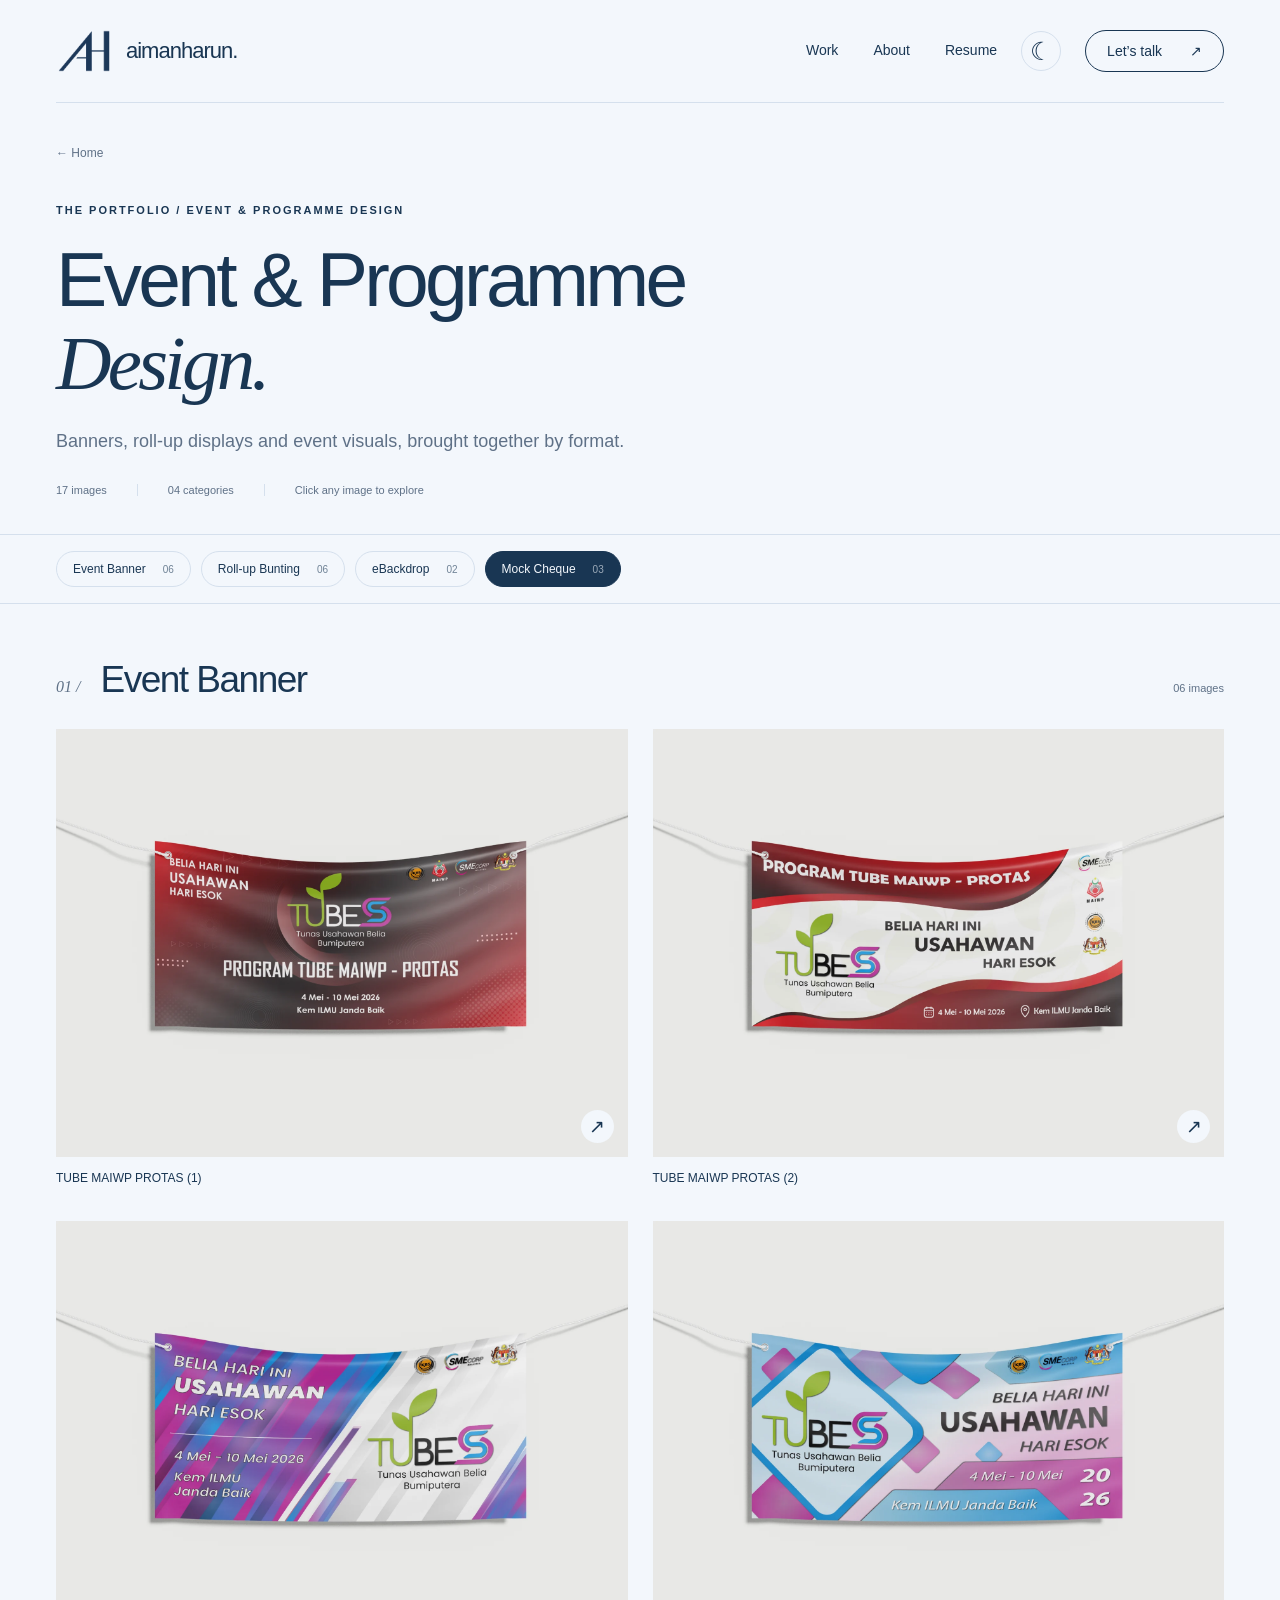
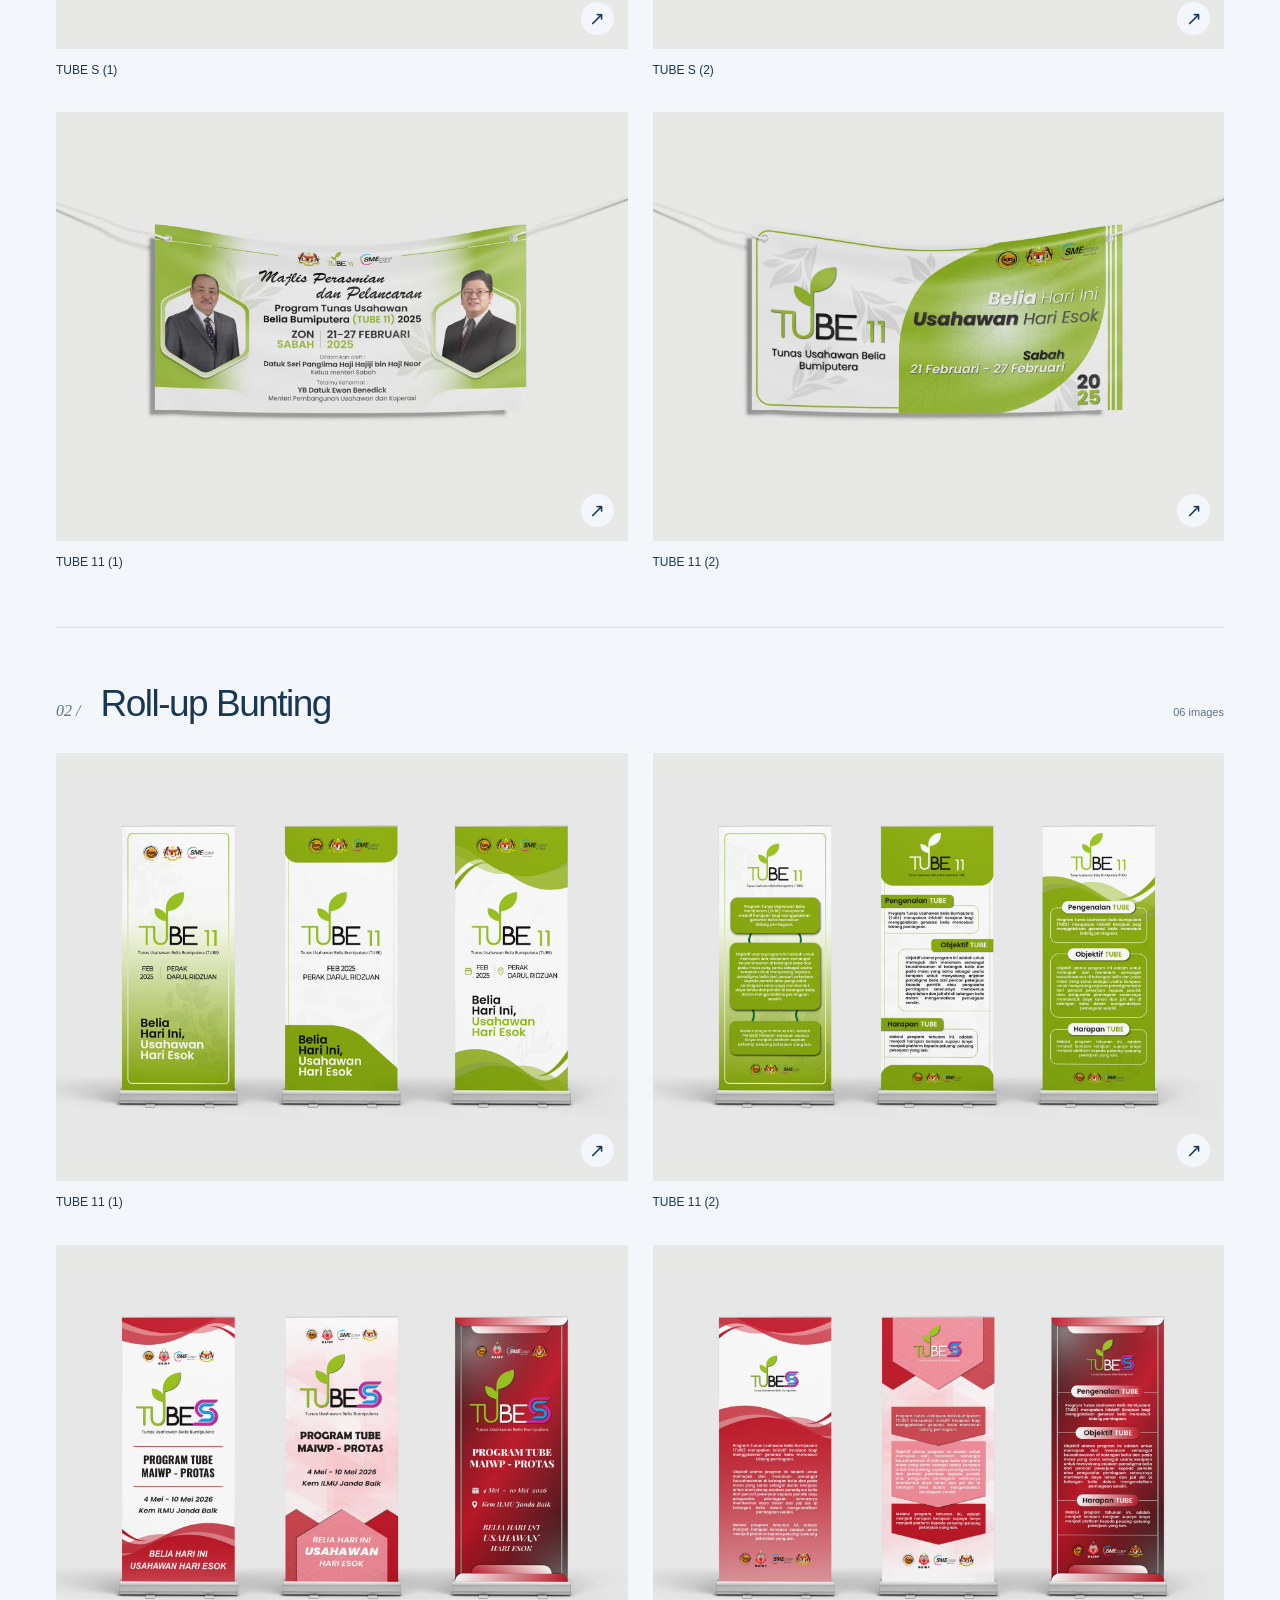
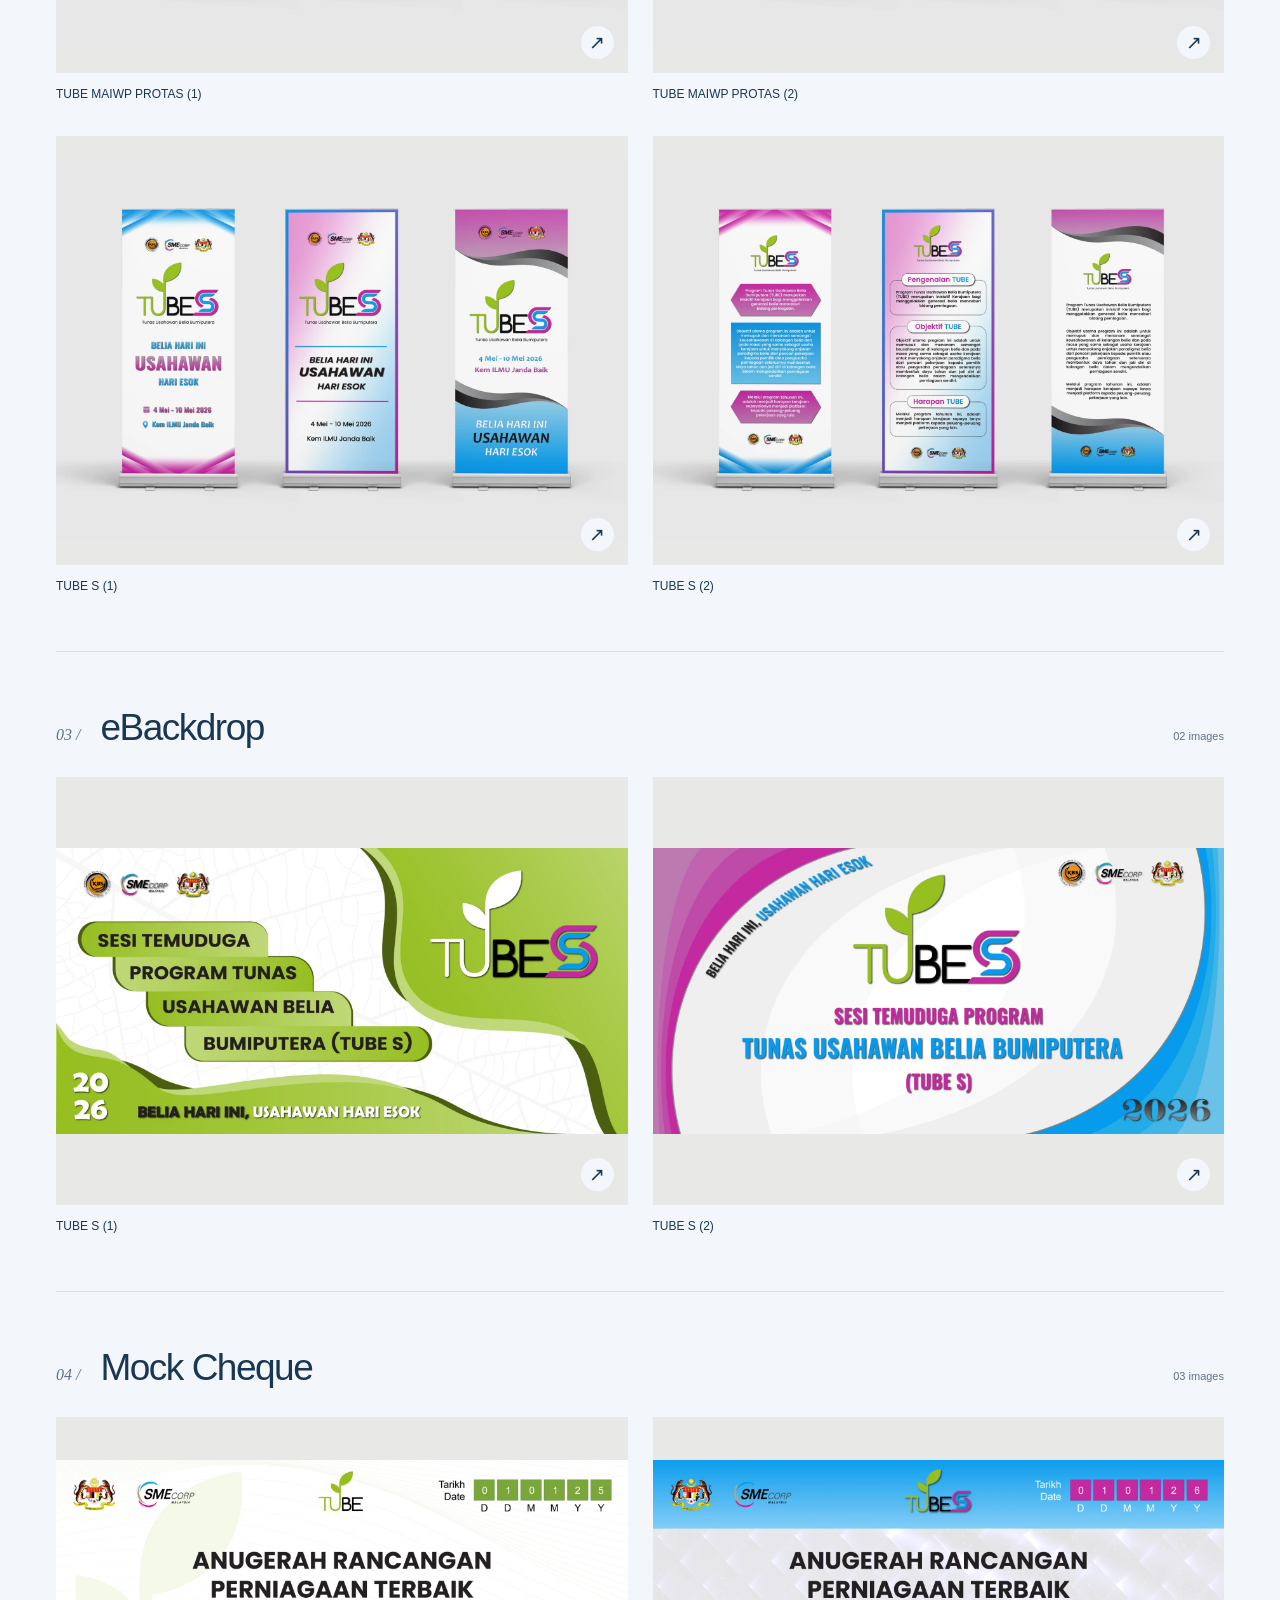
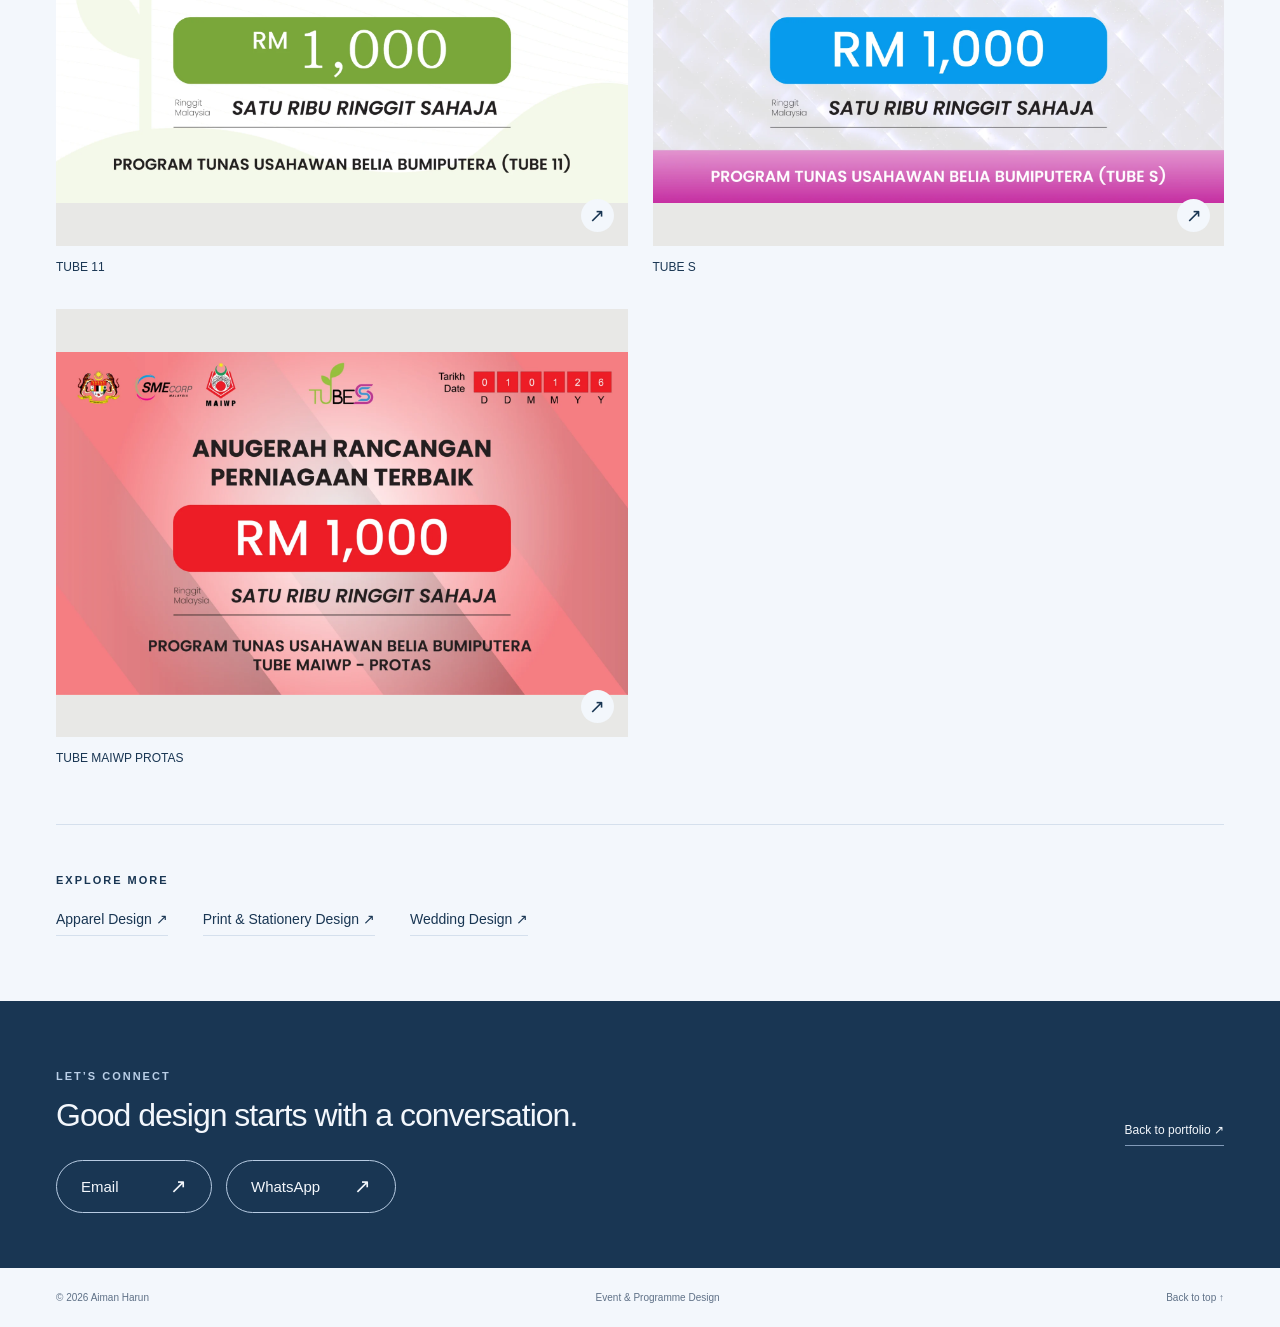
<file: event-branding.html>
<!doctype html><html lang="en"><head><meta charset="utf-8"><script src="theme.js"></script><meta name="viewport" content="width=device-width, initial-scale=1"><title>Event &amp; Programme Design — Aiman Harun</title><meta name="description" content="Banners, roll-up displays and event visuals, brought together by format. Graphic design portfolio by Aiman Harun."><meta name="theme-color" content="#f3f7fc"><link rel="stylesheet" href="styles.css"><link rel="stylesheet" href="gallery.css"><script src="gallery.js" defer></script><link id="site-favicon" rel="icon" href="images/brand/favicon-light.png" type="image/png" sizes="64x64"><script src="favicon.js" defer></script></head><body class="collection-page event-collection"><a class="skip" href="#gallery">Skip to gallery</a><header class="nav wrap"><a class="wordmark" href="index.html" aria-label="Aiman Harun home"><img class="brand-logo" src="images/brand/logo-ah.webp" alt="AH" width="60" height="60"><span class="brand-name">aiman<span>harun.</span></span></a><nav aria-label="Main navigation"><a href="index.html#work">Work</a><a href="index.html#about">About</a><a class="resume-nav" href="resume.pdf" target="_blank" rel="noopener noreferrer" title="Open my resume (PDF) in a new tab">Resume</a></nav><button class="theme-toggle" type="button" aria-label="Switch to dark mode" aria-pressed="false" title="Switch to dark mode"><span aria-hidden="true">☾</span></button><a class="nav-contact" href="index.html#contact">Let’s talk <span>↗</span></a></header><main><section class="case-intro wrap"><a class="back-link" href="index.html">← Home</a><p class="eyebrow">THE PORTFOLIO / EVENT &amp; PROGRAMME DESIGN</p><h1>Event &amp; Programme<br><em>Design.</em></h1><p class="case-lead">Banners, roll-up displays and event visuals, brought together by format.</p><div class="collection-overview"><span>17 images</span><span>04 categories</span><span>Click any image to explore</span></div></section><div class="gallery-nav-shell"><nav class="gallery-nav wrap" aria-label="Artwork categories"><a href="#banners">Event Banner <span>06</span></a><a href="#buntings">Roll-up Bunting <span>06</span></a><a href="#backdrops">eBackdrop <span>02</span></a><a href="#cheques">Mock Cheque <span>03</span></a></nav></div><div class="wrap" id="gallery"><section class="gallery-section" id="banners"><div class="gallery-heading"><span class="case-number">01 /</span><h2>Event Banner</h2><span class="gallery-count">06 images</span></div><div class="artwork-grid"><figure class="gallery-item"><a class="artwork-link" href="images/event/Event%20Banner/TUBE%20MAIWP%20PROTAS%20%281%29.webp" data-caption="TUBE MAIWP PROTAS (1)" aria-label="Enlarge TUBE MAIWP PROTAS (1)"><img src="images/event/Event%20Banner/TUBE%20MAIWP%20PROTAS%20%281%29.webp" alt="TUBE MAIWP PROTAS (1)" width="1800" height="1350" loading="lazy" decoding="async"><span class="zoom-icon" aria-hidden="true">↗</span></a><figcaption>TUBE MAIWP PROTAS (1)</figcaption></figure><figure class="gallery-item"><a class="artwork-link" href="images/event/Event%20Banner/TUBE%20MAIWP%20PROTAS%20%282%29.webp" data-caption="TUBE MAIWP PROTAS (2)" aria-label="Enlarge TUBE MAIWP PROTAS (2)"><img src="images/event/Event%20Banner/TUBE%20MAIWP%20PROTAS%20%282%29.webp" alt="TUBE MAIWP PROTAS (2)" width="1800" height="1350" loading="lazy" decoding="async"><span class="zoom-icon" aria-hidden="true">↗</span></a><figcaption>TUBE MAIWP PROTAS (2)</figcaption></figure><figure class="gallery-item"><a class="artwork-link" href="images/event/Event%20Banner/TUBE%20S%20%281%29.webp" data-caption="TUBE S (1)" aria-label="Enlarge TUBE S (1)"><img src="images/event/Event%20Banner/TUBE%20S%20%281%29.webp" alt="TUBE S (1)" width="1800" height="1350" loading="lazy" decoding="async"><span class="zoom-icon" aria-hidden="true">↗</span></a><figcaption>TUBE S (1)</figcaption></figure><figure class="gallery-item"><a class="artwork-link" href="images/event/Event%20Banner/TUBE%20S%20%282%29.webp" data-caption="TUBE S (2)" aria-label="Enlarge TUBE S (2)"><img src="images/event/Event%20Banner/TUBE%20S%20%282%29.webp" alt="TUBE S (2)" width="1800" height="1350" loading="lazy" decoding="async"><span class="zoom-icon" aria-hidden="true">↗</span></a><figcaption>TUBE S (2)</figcaption></figure><figure class="gallery-item"><a class="artwork-link" href="images/event/Event%20Banner/TUBE%2011%20%281%29.webp" data-caption="TUBE 11 (1)" aria-label="Enlarge TUBE 11 (1)"><img src="images/event/Event%20Banner/TUBE%2011%20%281%29.webp" alt="TUBE 11 (1)" width="1800" height="1350" loading="lazy" decoding="async"><span class="zoom-icon" aria-hidden="true">↗</span></a><figcaption>TUBE 11 (1)</figcaption></figure><figure class="gallery-item"><a class="artwork-link" href="images/event/Event%20Banner/TUBE%2011%20%282%29.webp" data-caption="TUBE 11 (2)" aria-label="Enlarge TUBE 11 (2)"><img src="images/event/Event%20Banner/TUBE%2011%20%282%29.webp" alt="TUBE 11 (2)" width="1800" height="1350" loading="lazy" decoding="async"><span class="zoom-icon" aria-hidden="true">↗</span></a><figcaption>TUBE 11 (2)</figcaption></figure></div></section><section class="gallery-section" id="buntings"><div class="gallery-heading"><span class="case-number">02 /</span><h2>Roll-up Bunting</h2><span class="gallery-count">06 images</span></div><div class="artwork-grid"><figure class="gallery-item"><a class="artwork-link" href="images/event/Roll-up%20Bunting/TUBE%2011%20%281%29.webp" data-caption="TUBE 11 (1)" aria-label="Enlarge TUBE 11 (1)"><img src="images/event/Roll-up%20Bunting/TUBE%2011%20%281%29.webp" alt="TUBE 11 (1)" width="1800" height="1200" loading="lazy" decoding="async"><span class="zoom-icon" aria-hidden="true">↗</span></a><figcaption>TUBE 11 (1)</figcaption></figure><figure class="gallery-item"><a class="artwork-link" href="images/event/Roll-up%20Bunting/TUBE%2011%20%282%29.webp" data-caption="TUBE 11 (2)" aria-label="Enlarge TUBE 11 (2)"><img src="images/event/Roll-up%20Bunting/TUBE%2011%20%282%29.webp" alt="TUBE 11 (2)" width="1800" height="1200" loading="lazy" decoding="async"><span class="zoom-icon" aria-hidden="true">↗</span></a><figcaption>TUBE 11 (2)</figcaption></figure><figure class="gallery-item"><a class="artwork-link" href="images/event/Roll-up%20Bunting/TUBE%20MAIWP%20PROTAS%20%281%29.webp" data-caption="TUBE MAIWP PROTAS (1)" aria-label="Enlarge TUBE MAIWP PROTAS (1)"><img src="images/event/Roll-up%20Bunting/TUBE%20MAIWP%20PROTAS%20%281%29.webp" alt="TUBE MAIWP PROTAS (1)" width="1800" height="1200" loading="lazy" decoding="async"><span class="zoom-icon" aria-hidden="true">↗</span></a><figcaption>TUBE MAIWP PROTAS (1)</figcaption></figure><figure class="gallery-item"><a class="artwork-link" href="images/event/Roll-up%20Bunting/TUBE%20MAIWP%20PROTAS%20%282%29.webp" data-caption="TUBE MAIWP PROTAS (2)" aria-label="Enlarge TUBE MAIWP PROTAS (2)"><img src="images/event/Roll-up%20Bunting/TUBE%20MAIWP%20PROTAS%20%282%29.webp" alt="TUBE MAIWP PROTAS (2)" width="1800" height="1200" loading="lazy" decoding="async"><span class="zoom-icon" aria-hidden="true">↗</span></a><figcaption>TUBE MAIWP PROTAS (2)</figcaption></figure><figure class="gallery-item"><a class="artwork-link" href="images/event/Roll-up%20Bunting/TUBE%20S%20%281%29.webp" data-caption="TUBE S (1)" aria-label="Enlarge TUBE S (1)"><img src="images/event/Roll-up%20Bunting/TUBE%20S%20%281%29.webp" alt="TUBE S (1)" width="1800" height="1200" loading="lazy" decoding="async"><span class="zoom-icon" aria-hidden="true">↗</span></a><figcaption>TUBE S (1)</figcaption></figure><figure class="gallery-item"><a class="artwork-link" href="images/event/Roll-up%20Bunting/TUBE%20S%20%282%29.webp" data-caption="TUBE S (2)" aria-label="Enlarge TUBE S (2)"><img src="images/event/Roll-up%20Bunting/TUBE%20S%20%282%29.webp" alt="TUBE S (2)" width="1800" height="1200" loading="lazy" decoding="async"><span class="zoom-icon" aria-hidden="true">↗</span></a><figcaption>TUBE S (2)</figcaption></figure></div></section><section class="gallery-section" id="backdrops"><div class="gallery-heading"><span class="case-number">03 /</span><h2>eBackdrop</h2><span class="gallery-count">02 images</span></div><div class="artwork-grid"><figure class="gallery-item"><a class="artwork-link" href="images/event/eBackdrop/TUBE%20S%20%281%29.webp" data-caption="TUBE S (1)" aria-label="Enlarge TUBE S (1)"><img src="images/event/eBackdrop/TUBE%20S%20%281%29.webp" alt="TUBE S (1)" width="1800" height="900" loading="lazy" decoding="async"><span class="zoom-icon" aria-hidden="true">↗</span></a><figcaption>TUBE S (1)</figcaption></figure><figure class="gallery-item"><a class="artwork-link" href="images/event/eBackdrop/TUBE%20S%20%282%29.webp" data-caption="TUBE S (2)" aria-label="Enlarge TUBE S (2)"><img src="images/event/eBackdrop/TUBE%20S%20%282%29.webp" alt="TUBE S (2)" width="1800" height="900" loading="lazy" decoding="async"><span class="zoom-icon" aria-hidden="true">↗</span></a><figcaption>TUBE S (2)</figcaption></figure></div></section><section class="gallery-section" id="cheques"><div class="gallery-heading"><span class="case-number">04 /</span><h2>Mock Cheque</h2><span class="gallery-count">03 images</span></div><div class="artwork-grid"><figure class="gallery-item"><a class="artwork-link" href="images/event/Mock%20Cheque/TUBE%2011.webp" data-caption="TUBE 11" aria-label="Enlarge TUBE 11"><img src="images/event/Mock%20Cheque/TUBE%2011.webp" alt="TUBE 11" width="1800" height="1079" loading="lazy" decoding="async"><span class="zoom-icon" aria-hidden="true">↗</span></a><figcaption>TUBE 11</figcaption></figure><figure class="gallery-item"><a class="artwork-link" href="images/event/Mock%20Cheque/TUBE%20S.webp" data-caption="TUBE S" aria-label="Enlarge TUBE S"><img src="images/event/Mock%20Cheque/TUBE%20S.webp" alt="TUBE S" width="1800" height="1079" loading="lazy" decoding="async"><span class="zoom-icon" aria-hidden="true">↗</span></a><figcaption>TUBE S</figcaption></figure><figure class="gallery-item"><a class="artwork-link" href="images/event/Mock%20Cheque/TUBE%20MAIWP%20PROTAS.webp" data-caption="TUBE MAIWP PROTAS" aria-label="Enlarge TUBE MAIWP PROTAS"><img src="images/event/Mock%20Cheque/TUBE%20MAIWP%20PROTAS.webp" alt="TUBE MAIWP PROTAS" width="1800" height="1080" loading="lazy" decoding="async"><span class="zoom-icon" aria-hidden="true">↗</span></a><figcaption>TUBE MAIWP PROTAS</figcaption></figure></div></section><section class="related-work"><p class="eyebrow">EXPLORE MORE</p><div><a href="apparel.html">Apparel Design ↗</a><a href="print-stationery.html">Print &amp; Stationery Design ↗</a><a href="wedding.html">Wedding Design ↗</a></div></section></div><section class="case-end"><div class="wrap"><div><p class="eyebrow">LET’S CONNECT</p><h2>Good design starts with a conversation.</h2><div class="contact-methods"><a class="contact-button" href="mailto:muhammadaimanh01@gmail.com">Email <span aria-hidden="true">↗</span></a><a class="contact-button" href="https://wa.me/60194015266" target="_blank" rel="noopener noreferrer">WhatsApp <span aria-hidden="true">↗</span></a></div></div><a class="case-back" href="index.html#work">Back to portfolio ↗</a></div></section></main><footer class="wrap"><span>© <span id="year">2026</span> Aiman Harun</span><span>Event &amp; Programme Design</span><a href="#">Back to top ↑</a></footer><dialog class="image-viewer" id="image-viewer" aria-label="Enlarged artwork"><div class="viewer-bar"><p id="viewer-caption"></p><button id="viewer-close" aria-label="Close enlarged artwork">Close ✕</button></div><div class="viewer-canvas"><img id="viewer-image" alt=""></div><div class="viewer-controls"><button id="previous-image" aria-label="Previous artwork">← Previous</button><span id="image-position" aria-live="polite"></span><button id="next-image" aria-label="Next artwork">Next →</button></div><p class="viewer-help">Arrow keys to browse · Esc to close</p></dialog></body></html>
</file>
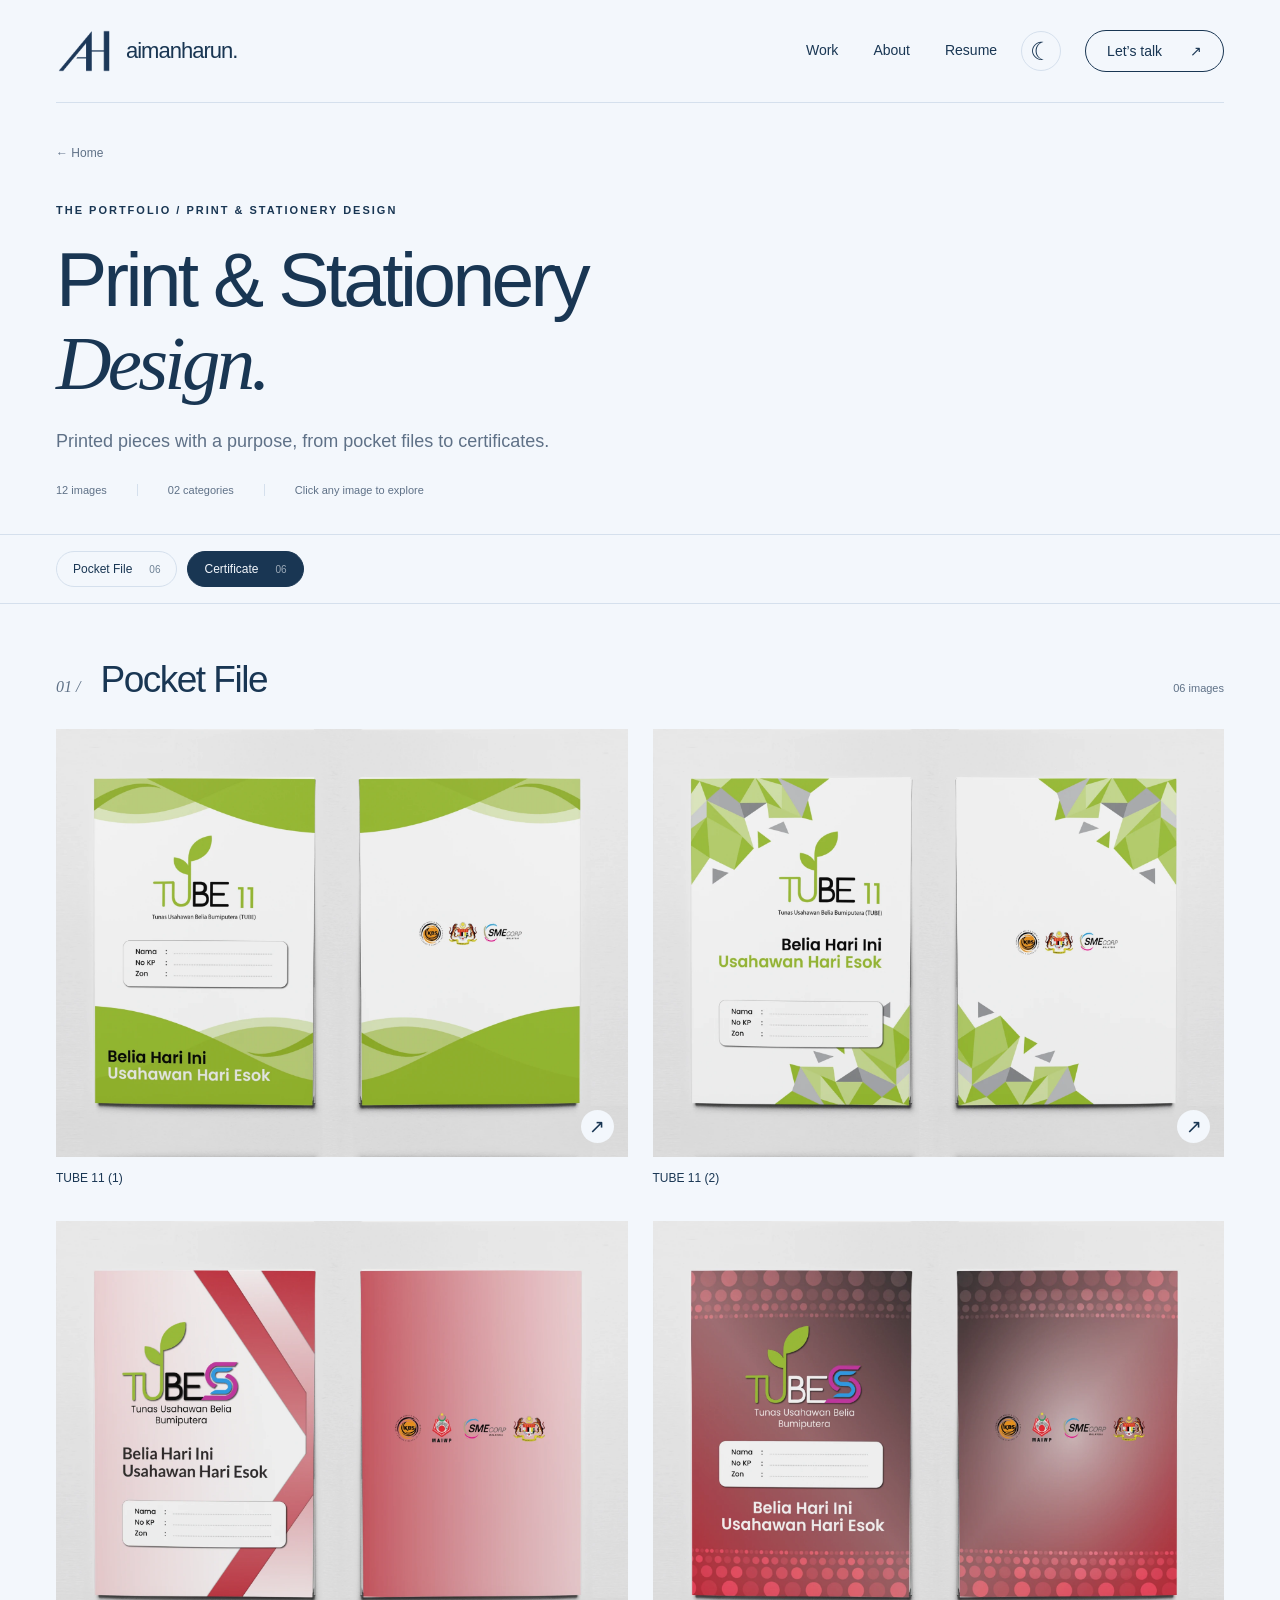
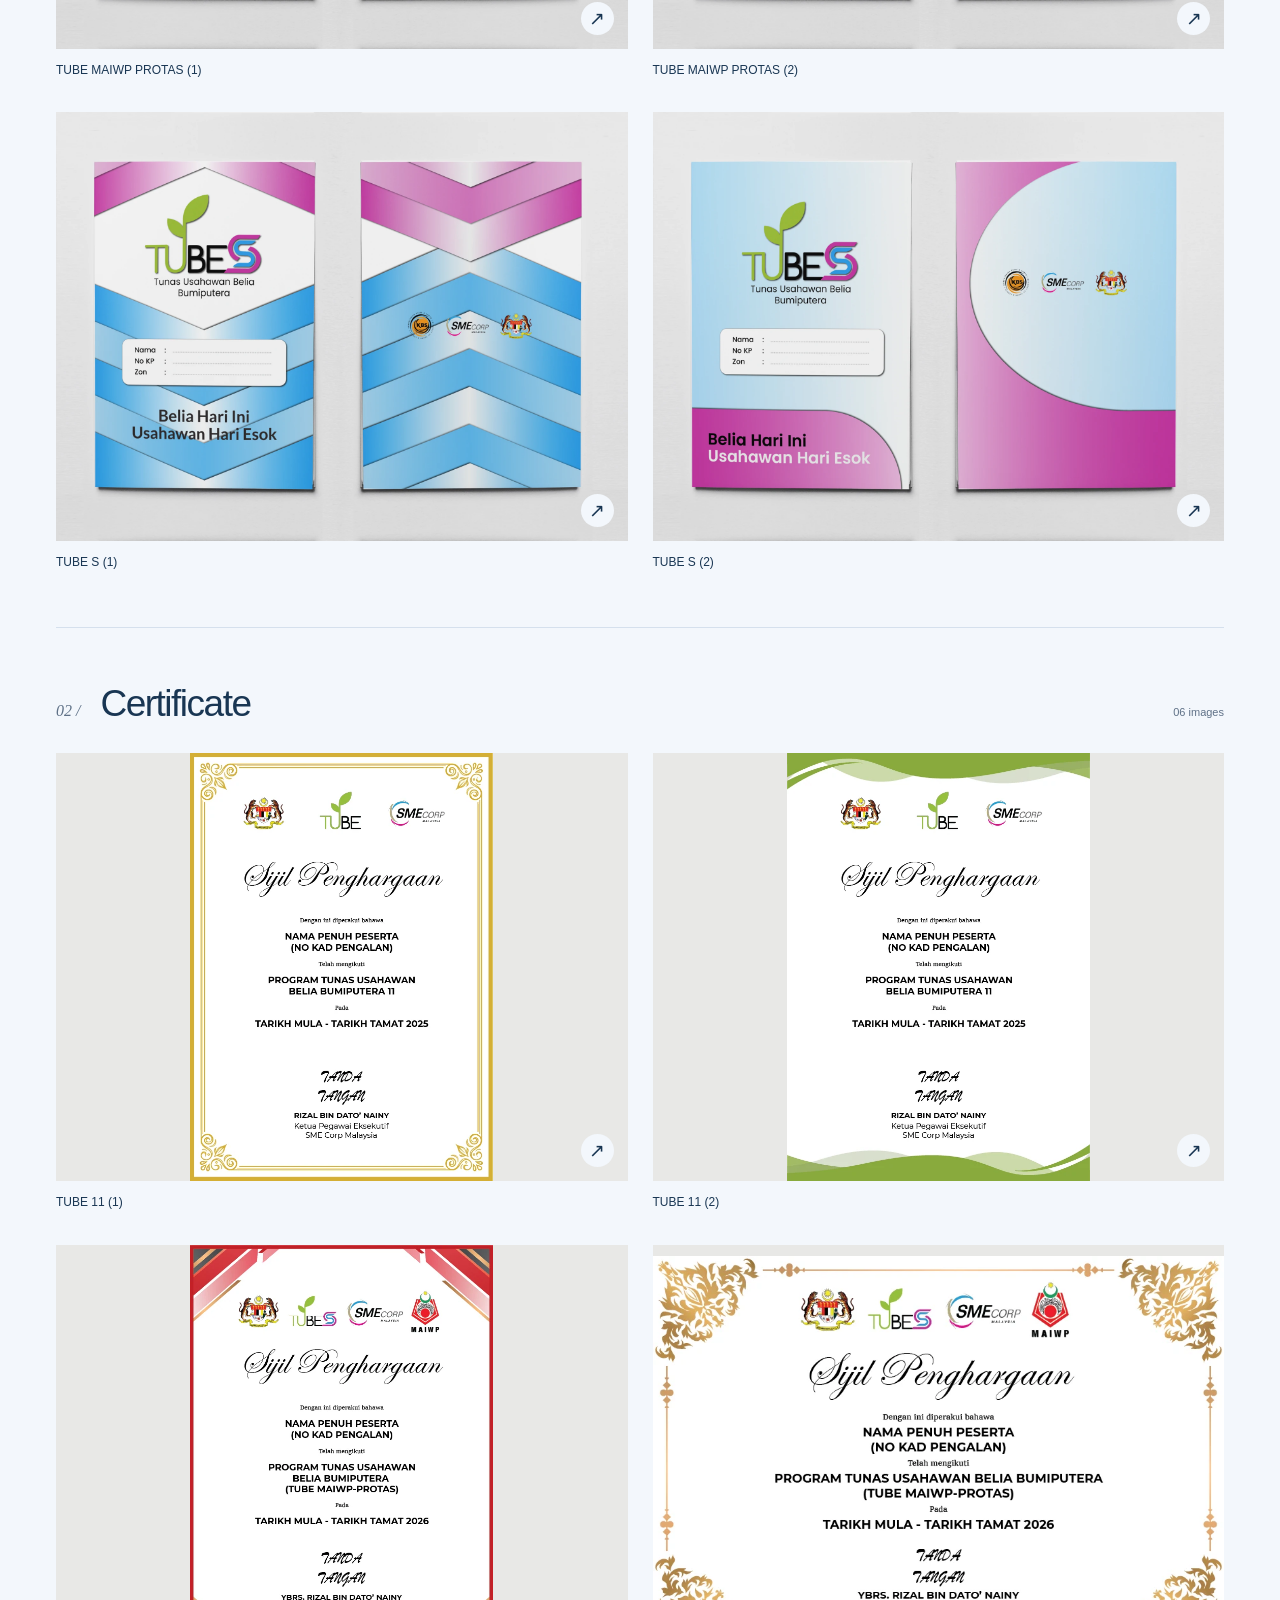
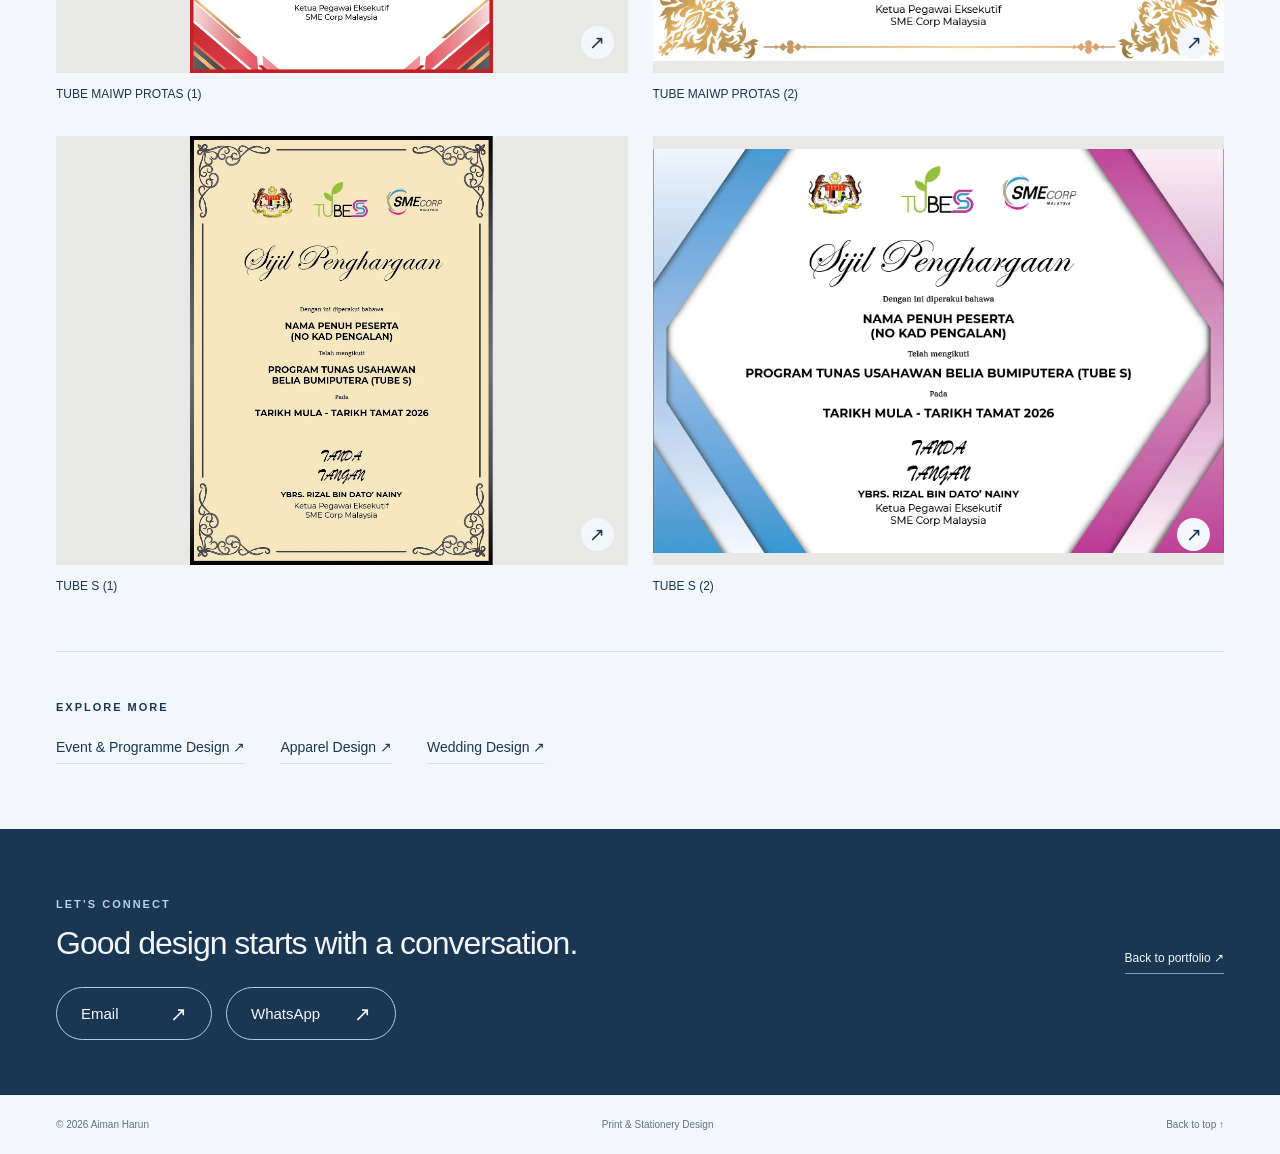
<file: print-stationery.html>
<!doctype html><html lang="en"><head><meta charset="utf-8"><script src="theme.js"></script><meta name="viewport" content="width=device-width, initial-scale=1"><title>Print &amp; Stationery Design — Aiman Harun</title><meta name="description" content="Printed pieces with a purpose, from pocket files to certificates. Graphic design portfolio by Aiman Harun."><meta name="theme-color" content="#f3f7fc"><link rel="stylesheet" href="styles.css"><link rel="stylesheet" href="gallery.css"><script src="gallery.js" defer></script><link id="site-favicon" rel="icon" href="images/brand/favicon-light.png" type="image/png" sizes="64x64"><script src="favicon.js" defer></script></head><body class="collection-page print-collection"><a class="skip" href="#gallery">Skip to gallery</a><header class="nav wrap"><a class="wordmark" href="index.html" aria-label="Aiman Harun home"><img class="brand-logo" src="images/brand/logo-ah.webp" alt="AH" width="60" height="60"><span class="brand-name">aiman<span>harun.</span></span></a><nav aria-label="Main navigation"><a href="index.html#work">Work</a><a href="index.html#about">About</a><a class="resume-nav" href="resume.pdf" target="_blank" rel="noopener noreferrer" title="Open my resume (PDF) in a new tab">Resume</a></nav><button class="theme-toggle" type="button" aria-label="Switch to dark mode" aria-pressed="false" title="Switch to dark mode"><span aria-hidden="true">☾</span></button><a class="nav-contact" href="index.html#contact">Let’s talk <span>↗</span></a></header><main><section class="case-intro wrap"><a class="back-link" href="index.html">← Home</a><p class="eyebrow">THE PORTFOLIO / PRINT &amp; STATIONERY DESIGN</p><h1>Print &amp; Stationery<br><em>Design.</em></h1><p class="case-lead">Printed pieces with a purpose, from pocket files to certificates.</p><div class="collection-overview"><span>12 images</span><span>02 categories</span><span>Click any image to explore</span></div></section><div class="gallery-nav-shell"><nav class="gallery-nav wrap" aria-label="Artwork categories"><a href="#pocket-files">Pocket File <span>06</span></a><a href="#certificates">Certificate <span>06</span></a></nav></div><div class="wrap" id="gallery"><section class="gallery-section" id="pocket-files"><div class="gallery-heading"><span class="case-number">01 /</span><h2>Pocket File</h2><span class="gallery-count">06 images</span></div><div class="artwork-grid"><figure class="gallery-item"><a class="artwork-link" href="images/print/Pocket%20File/TUBE%2011%20%281%29.webp" data-caption="TUBE 11 (1)" aria-label="Enlarge TUBE 11 (1)"><img src="images/print/Pocket%20File/TUBE%2011%20%281%29.webp" alt="TUBE 11 (1)" width="1800" height="1350" loading="lazy" decoding="async"><span class="zoom-icon" aria-hidden="true">↗</span></a><figcaption>TUBE 11 (1)</figcaption></figure><figure class="gallery-item"><a class="artwork-link" href="images/print/Pocket%20File/TUBE%2011%20%282%29.webp" data-caption="TUBE 11 (2)" aria-label="Enlarge TUBE 11 (2)"><img src="images/print/Pocket%20File/TUBE%2011%20%282%29.webp" alt="TUBE 11 (2)" width="1800" height="1350" loading="lazy" decoding="async"><span class="zoom-icon" aria-hidden="true">↗</span></a><figcaption>TUBE 11 (2)</figcaption></figure><figure class="gallery-item"><a class="artwork-link" href="images/print/Pocket%20File/TUBE%20MAIWP%20PROTAS%20%281%29.webp" data-caption="TUBE MAIWP PROTAS (1)" aria-label="Enlarge TUBE MAIWP PROTAS (1)"><img src="images/print/Pocket%20File/TUBE%20MAIWP%20PROTAS%20%281%29.webp" alt="TUBE MAIWP PROTAS (1)" width="1800" height="1350" loading="lazy" decoding="async"><span class="zoom-icon" aria-hidden="true">↗</span></a><figcaption>TUBE MAIWP PROTAS (1)</figcaption></figure><figure class="gallery-item"><a class="artwork-link" href="images/print/Pocket%20File/TUBE%20MAIWP%20PROTAS%20%282%29.webp" data-caption="TUBE MAIWP PROTAS (2)" aria-label="Enlarge TUBE MAIWP PROTAS (2)"><img src="images/print/Pocket%20File/TUBE%20MAIWP%20PROTAS%20%282%29.webp" alt="TUBE MAIWP PROTAS (2)" width="1800" height="1350" loading="lazy" decoding="async"><span class="zoom-icon" aria-hidden="true">↗</span></a><figcaption>TUBE MAIWP PROTAS (2)</figcaption></figure><figure class="gallery-item"><a class="artwork-link" href="images/print/Pocket%20File/TUBE%20S%20%281%29.webp" data-caption="TUBE S (1)" aria-label="Enlarge TUBE S (1)"><img src="images/print/Pocket%20File/TUBE%20S%20%281%29.webp" alt="TUBE S (1)" width="1800" height="1350" loading="lazy" decoding="async"><span class="zoom-icon" aria-hidden="true">↗</span></a><figcaption>TUBE S (1)</figcaption></figure><figure class="gallery-item"><a class="artwork-link" href="images/print/Pocket%20File/TUBE%20S%20%282%29.webp" data-caption="TUBE S (2)" aria-label="Enlarge TUBE S (2)"><img src="images/print/Pocket%20File/TUBE%20S%20%282%29.webp" alt="TUBE S (2)" width="1800" height="1350" loading="lazy" decoding="async"><span class="zoom-icon" aria-hidden="true">↗</span></a><figcaption>TUBE S (2)</figcaption></figure></div></section><section class="gallery-section" id="certificates"><div class="gallery-heading"><span class="case-number">02 /</span><h2>Certificate</h2><span class="gallery-count">06 images</span></div><div class="artwork-grid"><figure class="gallery-item"><a class="artwork-link" href="images/print/Certificate/TUBE%2011%20%281%29.webp" data-caption="TUBE 11 (1)" aria-label="Enlarge TUBE 11 (1)"><img src="images/print/Certificate/TUBE%2011%20%281%29.webp" alt="TUBE 11 (1)" width="596" height="842" loading="lazy" decoding="async"><span class="zoom-icon" aria-hidden="true">↗</span></a><figcaption>TUBE 11 (1)</figcaption></figure><figure class="gallery-item"><a class="artwork-link" href="images/print/Certificate/TUBE%2011%20%282%29.webp" data-caption="TUBE 11 (2)" aria-label="Enlarge TUBE 11 (2)"><img src="images/print/Certificate/TUBE%2011%20%282%29.webp" alt="TUBE 11 (2)" width="596" height="842" loading="lazy" decoding="async"><span class="zoom-icon" aria-hidden="true">↗</span></a><figcaption>TUBE 11 (2)</figcaption></figure><figure class="gallery-item"><a class="artwork-link" href="images/print/Certificate/TUBE%20MAIWP%20PROTAS%20%281%29.webp" data-caption="TUBE MAIWP PROTAS (1)" aria-label="Enlarge TUBE MAIWP PROTAS (1)"><img src="images/print/Certificate/TUBE%20MAIWP%20PROTAS%20%281%29.webp" alt="TUBE MAIWP PROTAS (1)" width="596" height="843" loading="lazy" decoding="async"><span class="zoom-icon" aria-hidden="true">↗</span></a><figcaption>TUBE MAIWP PROTAS (1)</figcaption></figure><figure class="gallery-item"><a class="artwork-link" href="images/print/Certificate/TUBE%20MAIWP%20PROTAS%20%282%29.webp" data-caption="TUBE MAIWP PROTAS (2)" aria-label="Enlarge TUBE MAIWP PROTAS (2)"><img src="images/print/Certificate/TUBE%20MAIWP%20PROTAS%20%282%29.webp" alt="TUBE MAIWP PROTAS (2)" width="843" height="597" loading="lazy" decoding="async"><span class="zoom-icon" aria-hidden="true">↗</span></a><figcaption>TUBE MAIWP PROTAS (2)</figcaption></figure><figure class="gallery-item"><a class="artwork-link" href="images/print/Certificate/TUBE%20S%20%281%29.webp" data-caption="TUBE S (1)" aria-label="Enlarge TUBE S (1)"><img src="images/print/Certificate/TUBE%20S%20%281%29.webp" alt="TUBE S (1)" width="596" height="842" loading="lazy" decoding="async"><span class="zoom-icon" aria-hidden="true">↗</span></a><figcaption>TUBE S (1)</figcaption></figure><figure class="gallery-item"><a class="artwork-link" href="images/print/Certificate/TUBE%20S%20%282%29.webp" data-caption="TUBE S (2)" aria-label="Enlarge TUBE S (2)"><img src="images/print/Certificate/TUBE%20S%20%282%29.webp" alt="TUBE S (2)" width="843" height="596" loading="lazy" decoding="async"><span class="zoom-icon" aria-hidden="true">↗</span></a><figcaption>TUBE S (2)</figcaption></figure></div></section><section class="related-work"><p class="eyebrow">EXPLORE MORE</p><div><a href="event-branding.html">Event &amp; Programme Design ↗</a><a href="apparel.html">Apparel Design ↗</a><a href="wedding.html">Wedding Design ↗</a></div></section></div><section class="case-end"><div class="wrap"><div><p class="eyebrow">LET’S CONNECT</p><h2>Good design starts with a conversation.</h2><div class="contact-methods"><a class="contact-button" href="mailto:muhammadaimanh01@gmail.com">Email <span aria-hidden="true">↗</span></a><a class="contact-button" href="https://wa.me/60194015266" target="_blank" rel="noopener noreferrer">WhatsApp <span aria-hidden="true">↗</span></a></div></div><a class="case-back" href="index.html#work">Back to portfolio ↗</a></div></section></main><footer class="wrap"><span>© <span id="year">2026</span> Aiman Harun</span><span>Print &amp; Stationery Design</span><a href="#">Back to top ↑</a></footer><dialog class="image-viewer" id="image-viewer" aria-label="Enlarged artwork"><div class="viewer-bar"><p id="viewer-caption"></p><button id="viewer-close" aria-label="Close enlarged artwork">Close ✕</button></div><div class="viewer-canvas"><img id="viewer-image" alt=""></div><div class="viewer-controls"><button id="previous-image" aria-label="Previous artwork">← Previous</button><span id="image-position" aria-live="polite"></span><button id="next-image" aria-label="Next artwork">Next →</button></div><p class="viewer-help">Arrow keys to browse · Esc to close</p></dialog></body></html>
</file>
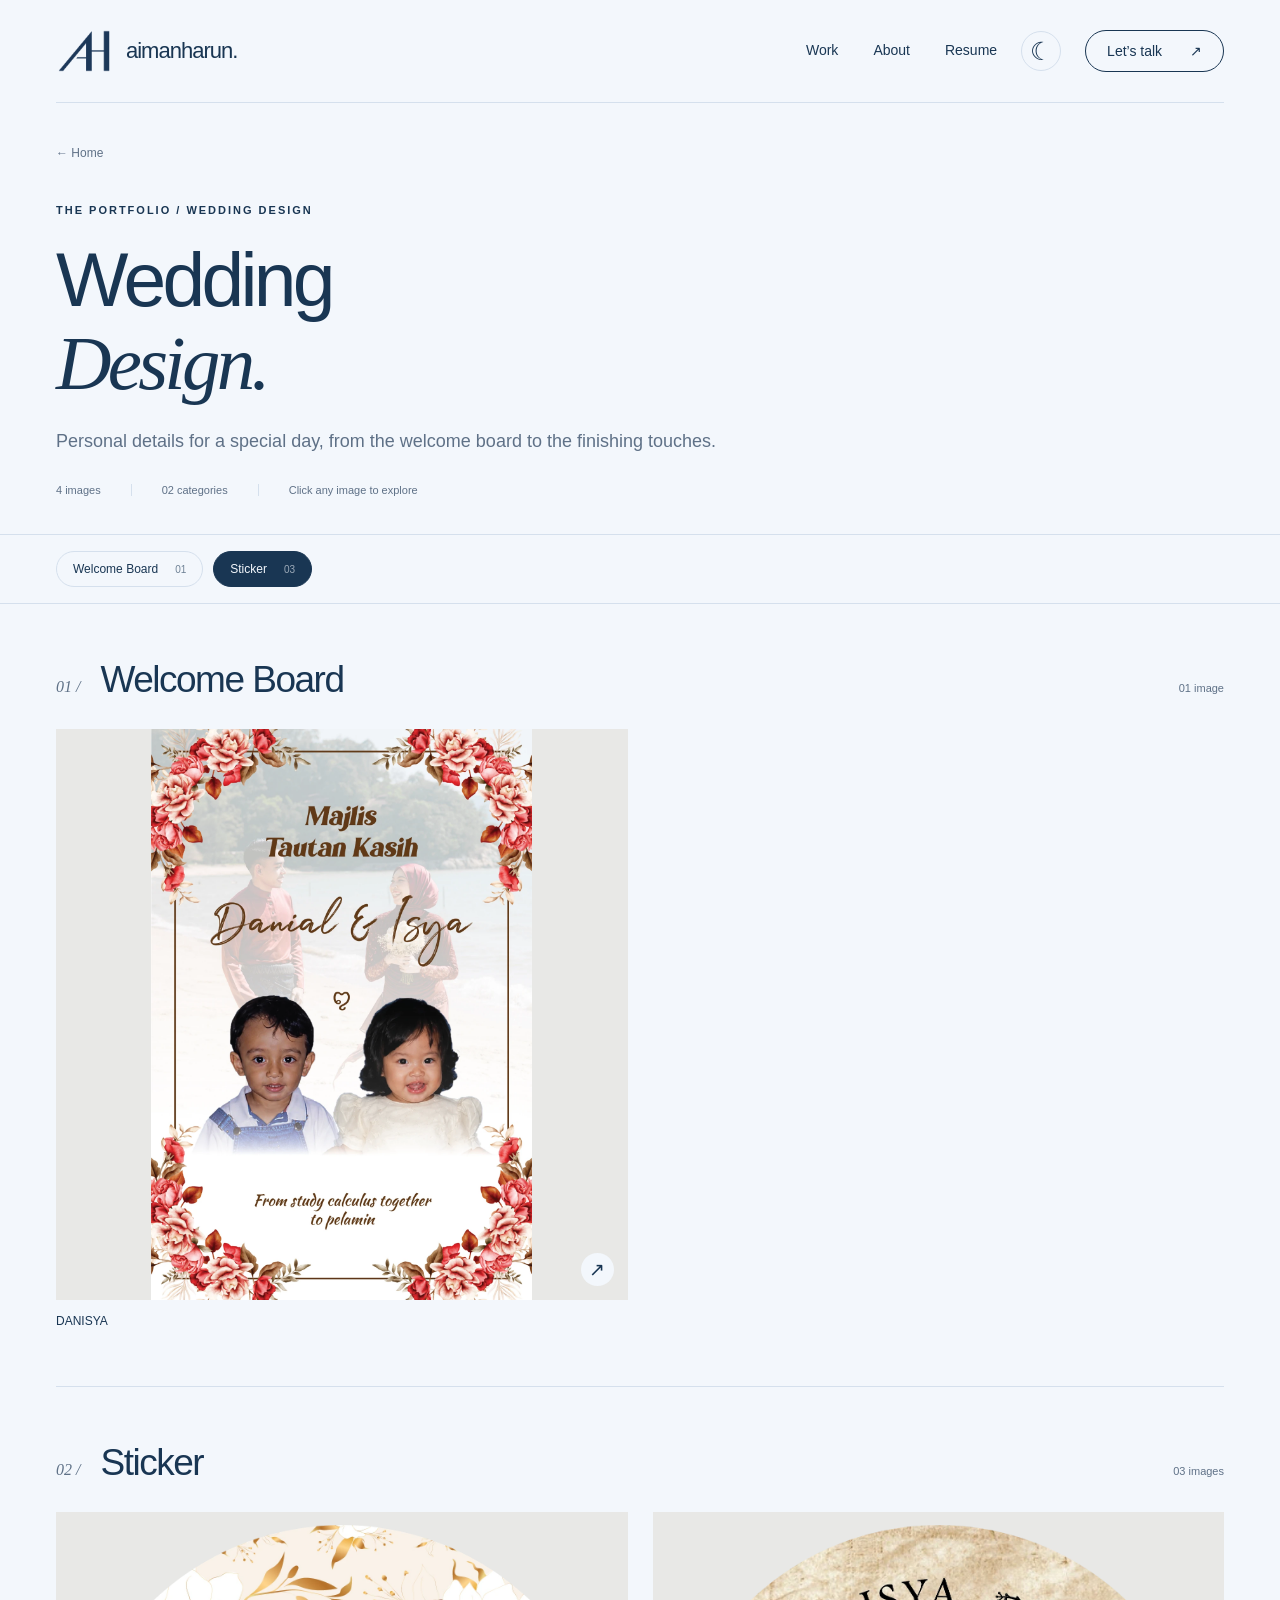
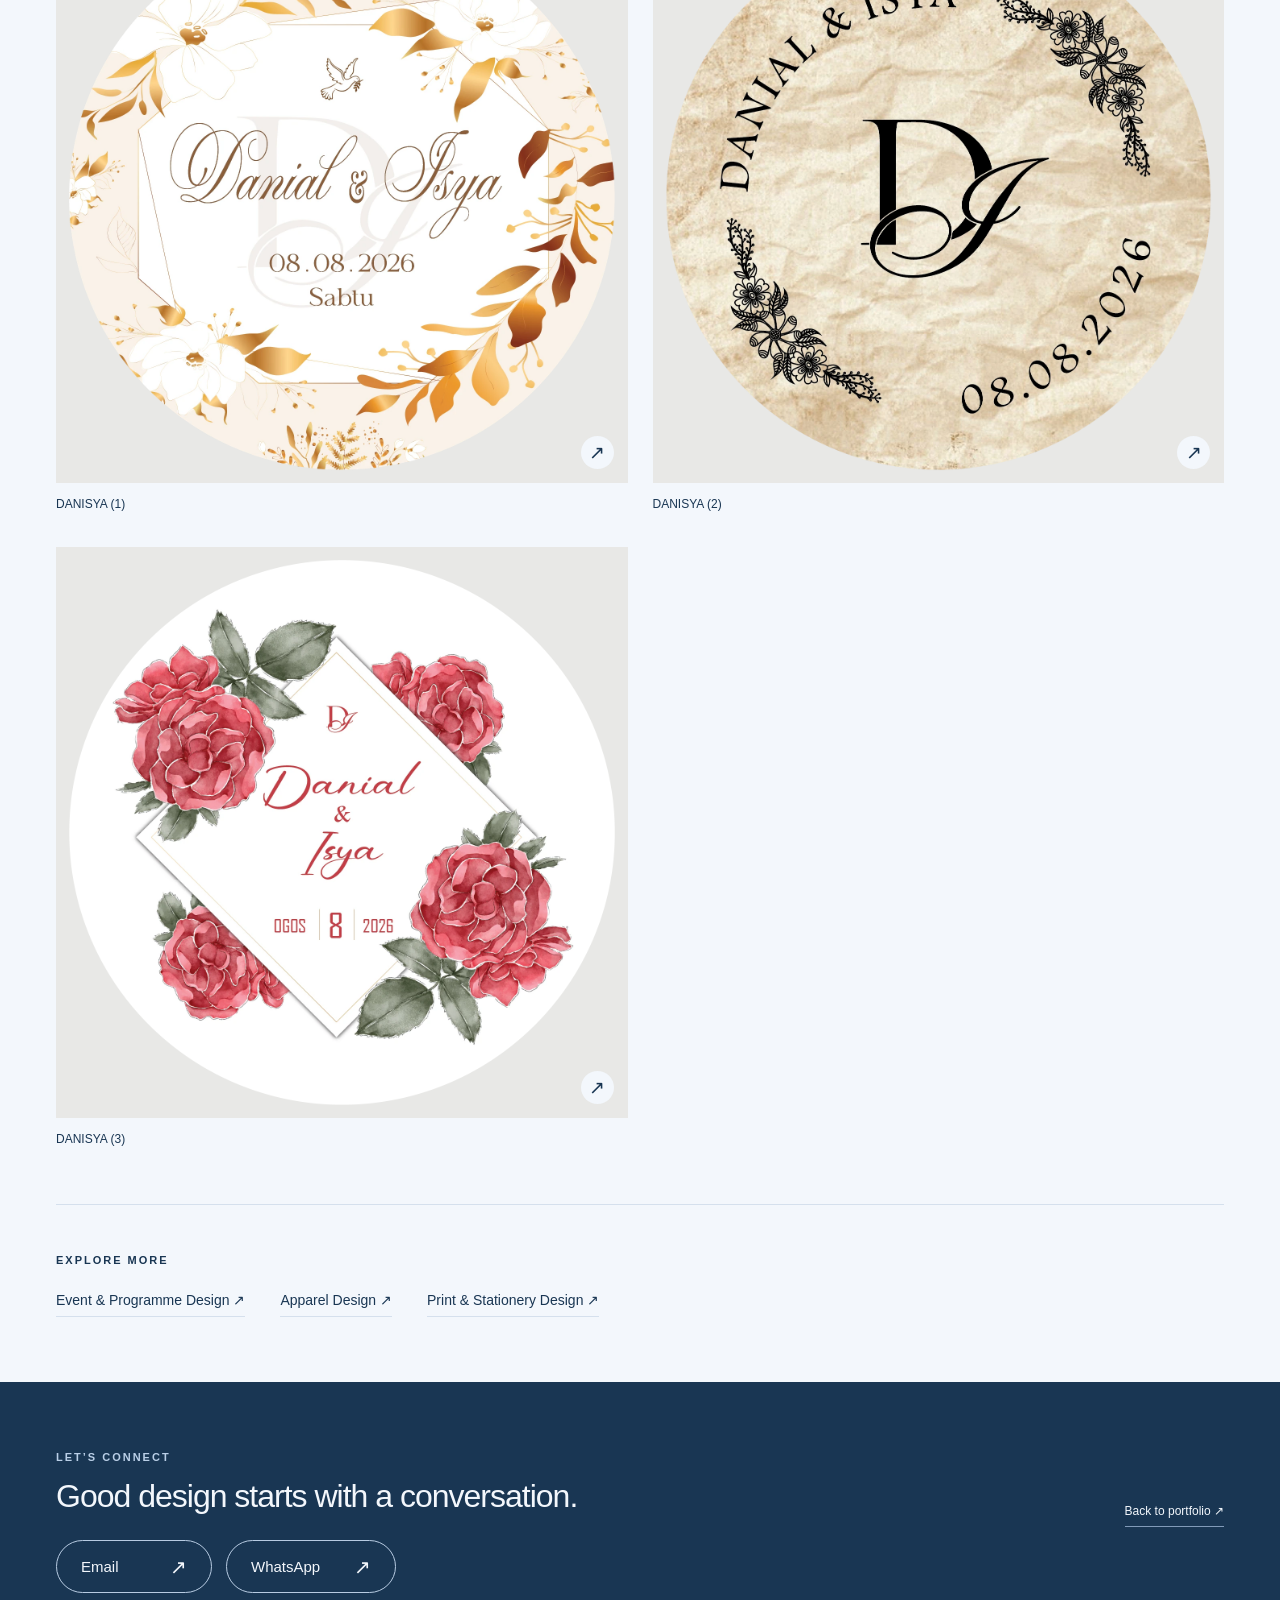
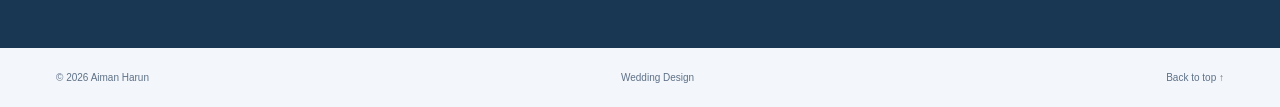
<file: wedding.html>
<!doctype html><html lang="en"><head><meta charset="utf-8"><script src="theme.js"></script><meta name="viewport" content="width=device-width, initial-scale=1"><title>Wedding Design — Aiman Harun</title><meta name="description" content="Personal details for a special day, from the welcome board to the finishing touches. Graphic design portfolio by Aiman Harun."><meta name="theme-color" content="#f3f7fc"><link rel="stylesheet" href="styles.css"><link rel="stylesheet" href="gallery.css"><script src="gallery.js" defer></script><link id="site-favicon" rel="icon" href="images/brand/favicon-light.png" type="image/png" sizes="64x64"><script src="favicon.js" defer></script></head><body class="collection-page wedding-collection"><a class="skip" href="#gallery">Skip to gallery</a><header class="nav wrap"><a class="wordmark" href="index.html" aria-label="Aiman Harun home"><img class="brand-logo" src="images/brand/logo-ah.webp" alt="AH" width="60" height="60"><span class="brand-name">aiman<span>harun.</span></span></a><nav aria-label="Main navigation"><a href="index.html#work">Work</a><a href="index.html#about">About</a><a class="resume-nav" href="resume.pdf" target="_blank" rel="noopener noreferrer" title="Open my resume (PDF) in a new tab">Resume</a></nav><button class="theme-toggle" type="button" aria-label="Switch to dark mode" aria-pressed="false" title="Switch to dark mode"><span aria-hidden="true">☾</span></button><a class="nav-contact" href="index.html#contact">Let’s talk <span>↗</span></a></header><main><section class="case-intro wrap"><a class="back-link" href="index.html">← Home</a><p class="eyebrow">THE PORTFOLIO / WEDDING DESIGN</p><h1>Wedding<br><em>Design.</em></h1><p class="case-lead">Personal details for a special day, from the welcome board to the finishing touches.</p><div class="collection-overview"><span>4 images</span><span>02 categories</span><span>Click any image to explore</span></div></section><div class="gallery-nav-shell"><nav class="gallery-nav wrap" aria-label="Artwork categories"><a href="#welcome-board">Welcome Board <span>01</span></a><a href="#stickers">Sticker <span>03</span></a></nav></div><div class="wrap" id="gallery"><section class="gallery-section" id="welcome-board"><div class="gallery-heading"><span class="case-number">01 /</span><h2>Welcome Board</h2><span class="gallery-count">01 image</span></div><div class="artwork-grid"><figure class="gallery-item"><a class="artwork-link" href="images/wedding/Welcome%20Board/DANISYA.webp" data-caption="DANISYA" aria-label="Enlarge DANISYA"><img src="images/wedding/Welcome%20Board/DANISYA.webp" alt="DANISYA" width="1200" height="1800" loading="lazy" decoding="async"><span class="zoom-icon" aria-hidden="true">↗</span></a><figcaption>DANISYA</figcaption></figure></div></section><section class="gallery-section" id="stickers"><div class="gallery-heading"><span class="case-number">02 /</span><h2>Sticker</h2><span class="gallery-count">03 images</span></div><div class="artwork-grid"><figure class="gallery-item"><a class="artwork-link" href="images/wedding/Sticker/DANISYA%20%281%29.webp" data-caption="DANISYA (1)" aria-label="Enlarge DANISYA (1)"><img src="images/wedding/Sticker/DANISYA%20%281%29.webp" alt="DANISYA (1)" width="1418" height="1418" loading="lazy" decoding="async"><span class="zoom-icon" aria-hidden="true">↗</span></a><figcaption>DANISYA (1)</figcaption></figure><figure class="gallery-item"><a class="artwork-link" href="images/wedding/Sticker/DANISYA%20%282%29.webp" data-caption="DANISYA (2)" aria-label="Enlarge DANISYA (2)"><img src="images/wedding/Sticker/DANISYA%20%282%29.webp" alt="DANISYA (2)" width="1419" height="1418" loading="lazy" decoding="async"><span class="zoom-icon" aria-hidden="true">↗</span></a><figcaption>DANISYA (2)</figcaption></figure><figure class="gallery-item"><a class="artwork-link" href="images/wedding/Sticker/DANISYA%20%283%29.webp" data-caption="DANISYA (3)" aria-label="Enlarge DANISYA (3)"><img src="images/wedding/Sticker/DANISYA%20%283%29.webp" alt="DANISYA (3)" width="1418" height="1418" loading="lazy" decoding="async"><span class="zoom-icon" aria-hidden="true">↗</span></a><figcaption>DANISYA (3)</figcaption></figure></div></section><section class="related-work"><p class="eyebrow">EXPLORE MORE</p><div><a href="event-branding.html">Event &amp; Programme Design ↗</a><a href="apparel.html">Apparel Design ↗</a><a href="print-stationery.html">Print &amp; Stationery Design ↗</a></div></section></div><section class="case-end"><div class="wrap"><div><p class="eyebrow">LET’S CONNECT</p><h2>Good design starts with a conversation.</h2><div class="contact-methods"><a class="contact-button" href="mailto:muhammadaimanh01@gmail.com">Email <span aria-hidden="true">↗</span></a><a class="contact-button" href="https://wa.me/60194015266" target="_blank" rel="noopener noreferrer">WhatsApp <span aria-hidden="true">↗</span></a></div></div><a class="case-back" href="index.html#work">Back to portfolio ↗</a></div></section></main><footer class="wrap"><span>© <span id="year">2026</span> Aiman Harun</span><span>Wedding Design</span><a href="#">Back to top ↑</a></footer><dialog class="image-viewer" id="image-viewer" aria-label="Enlarged artwork"><div class="viewer-bar"><p id="viewer-caption"></p><button id="viewer-close" aria-label="Close enlarged artwork">Close ✕</button></div><div class="viewer-canvas"><img id="viewer-image" alt=""></div><div class="viewer-controls"><button id="previous-image" aria-label="Previous artwork">← Previous</button><span id="image-position" aria-live="polite"></span><button id="next-image" aria-label="Next artwork">Next →</button></div><p class="viewer-help">Arrow keys to browse · Esc to close</p></dialog></body></html>
</file>
<file: styles.css>
:root{--paper:#f3f7fc;--ink:#193653;--muted:#5f7187;--line:#d5e0ed;--accent:#a6d6ff}*{box-sizing:border-box}html{scroll-behavior:smooth;scroll-padding-top:30px}body{margin:0;background:var(--paper);color:var(--ink);font-family:Arial,Helvetica,sans-serif;-webkit-font-smoothing:antialiased}a{color:inherit;text-decoration:none}button{font:inherit;color:inherit;cursor:pointer}a:focus-visible,button:focus-visible{outline:3px solid #367fc2;outline-offset:5px}::selection{background:var(--accent)}.wrap{width:min(1280px,calc(100% - 112px));margin:auto}.nav{display:flex;align-items:center;justify-content:space-between;padding:32px 0;border-bottom:1px solid var(--line);gap:25px}.wordmark{font-size:25px;letter-spacing:-1.5px;font-weight:800}.wordmark span{font-weight:400}.nav nav{display:flex;gap:35px;font-size:14px}.nav nav a:hover{opacity:.6}.nav-contact{border:1px solid var(--ink);border-radius:50px;padding:12px 21px;font-size:14px}.nav-contact span{margin-left:24px}.hero{padding-top:81px;padding-bottom:80px}.eyebrow{font-size:11px;letter-spacing:2px;font-weight:600;line-height:1.7}.dot{display:inline-block;width:7px;height:7px;background:#427fc2;border-radius:50%;margin-right:10px;flex-shrink:0}h1{position:relative;font-size:clamp(52px,6.2vw,88px);letter-spacing:-5px;line-height:1.08;font-weight:500;margin:32px 0 34px}h1>span:first-of-type{font-family:Georgia,serif;font-style:italic;font-weight:400}.hero-star{position:absolute;right:12px;top:5px;color:#6b9cd6;font-size:105px;font-weight:400}.hero-bottom{display:flex;justify-content:space-between;align-items:flex-end;gap:25px}.hero-bottom p{max-width:415px;font-size:16px;line-height:1.8;color:var(--muted);margin:0}.text-link{display:inline-flex;align-items:center;gap:42px;font-size:14px;border-bottom:1px solid var(--ink);padding:10px 0}.text-link span{font-size:25px}.work{padding-bottom:90px;border-top:1px solid var(--line);padding-top:43px}.section-heading{display:flex;align-items:flex-end;justify-content:space-between;gap:20px}h2{font-size:45px;letter-spacing:-2px;line-height:1.15;font-weight:500;margin:10px 0 0}.serif{font-family:Georgia,serif;color:#326ca8}.muted{font-size:13px;color:var(--muted)}.draft-note{background:#e9f0f9;color:#526781;font-size:12px;line-height:1.6;padding:12px 16px;margin:25px 0 23px;border-radius:4px}.filters{display:flex;gap:8px;flex-wrap:wrap;margin-bottom:30px}.filter{border:1px solid var(--line);background:transparent;border-radius:30px;padding:11px 20px;font-size:12px}.filter.active{background:var(--ink);border-color:var(--ink);color:var(--paper)}.filter small{margin-left:8px;opacity:.6}.project-grid{display:grid;grid-template-columns:1fr 1fr;gap:40px 28px}.project-card{text-align:left;border:0;padding:0;background:none;width:100%;display:block}.project-image{overflow:hidden;position:relative;background:#e6edf6;aspect-ratio:4/3}.project-image img{width:100%;height:100%;object-fit:cover;display:block;transition:transform .5s}.project-card:hover img{transform:scale(1.035)}.project-image .open{position:absolute;right:19px;bottom:19px;border-radius:50%;width:40px;height:40px;background:var(--paper);display:grid;place-items:center;font-size:23px;transition:transform .2s}.project-card:hover .open{transform:rotate(45deg)}.project-meta{display:flex;justify-content:space-between;align-items:center;gap:12px;margin-top:16px}.project-meta h3{font-size:18px;font-weight:500;letter-spacing:-.4px;margin:0}.project-meta p{font-size:11px;color:var(--muted);margin:0}.about{background:#e7eff9;padding:78px 0}.about-layout{display:grid;grid-template-columns:1fr 1fr;gap:80px}.about h2{font-size:43px}.about h2 em{font-family:Georgia,serif;font-weight:400}.monogram{margin-top:40px;width:220px;height:230px;border:1px solid #bdcfe4;padding:20px 27px;font-family:Georgia,serif;font-size:115px;line-height:1.15;position:relative}.monogram>span{position:absolute;top:8px;right:16px;font-size:49px;color:#4f85c1}.monogram small{display:block;font-family:Arial,sans-serif;font-size:9px;letter-spacing:2px;margin-top:18px}.about-copy .intro{font-size:24px;line-height:1.4;margin-top:0;color:var(--ink);letter-spacing:-.5px}.about-copy p{font-size:14px;color:#526781;line-height:1.9}.skill-block{margin:26px 0}.skill-block h3{font-size:11px;text-transform:uppercase;letter-spacing:1.5px;margin-bottom:15px}.tags{display:flex;gap:8px;flex-wrap:wrap}.tags span{border:1px solid #b9cbe2;padding:8px 12px;font-size:11px;border-radius:30px}.tools{display:flex;gap:16px;flex-wrap:wrap;font-size:12px;align-items:center}.tools span{display:flex;gap:7px;align-items:center}.tools b{border:1px solid #91a8c1;padding:5px;font-size:13px}.process{padding-top:85px;padding-bottom:85px;display:grid;grid-template-columns:1fr 1fr;gap:80px}.process h2{font-size:40px}.steps article{display:flex;gap:30px;padding:22px 0;border-bottom:1px solid var(--line)}.steps article:first-child{padding-top:0}.steps article>span{font-size:11px;padding-top:4px;color:var(--muted)}.steps h3{font-size:19px;margin:0 0 9px;font-weight:500}.steps p{font-size:13px;color:var(--muted);line-height:1.8;margin:0;max-width:350px}.contact{background:var(--ink);color:var(--paper);padding:65px 0 35px}.contact .eyebrow{color:#b7cbe2}.contact-title{display:flex;justify-content:space-between;align-items:center}.contact h2{font-size:clamp(38px,4.5vw,64px);letter-spacing:-2.6px}.contact-title>span{font-size:100px;color:var(--accent)}.contact p:not(.eyebrow){font-size:14px;line-height:1.8;color:#c3d4e8;margin-top:25px}.email{display:inline-block;font-size:clamp(17px,2.4vw,30px);padding:16px 0;border-bottom:1px solid #8396ad;letter-spacing:-.6px;overflow-wrap:anywhere}.email span{margin-left:22px}.contact-bottom{display:flex;justify-content:space-between;margin-top:65px;font-size:12px;color:#bdcfe4}.contact-bottom a{color:var(--paper)}footer{padding-top:24px;padding-bottom:24px;display:flex;justify-content:space-between;gap:18px;color:var(--muted);font-size:10px}dialog{border:0;background:var(--paper);color:var(--ink);width:min(1100px,calc(100% - 32px));max-height:90vh;padding:28px}dialog::backdrop{background:#0b1830c9;backdrop-filter:blur(5px)}.modal-top{display:flex;justify-content:space-between;align-items:center;margin-bottom:24px}.modal-top button{border:1px solid var(--line);background:none;padding:9px 15px;border-radius:30px}.modal-layout{display:grid;grid-template-columns:1.1fr 1fr;gap:30px}.modal-layout>img{width:100%;height:auto}.modal-copy h2{font-size:34px;margin:12px 0 18px}.modal-copy p,.modal-copy li{font-size:14px;line-height:1.8;color:var(--muted)}.modal-copy h3{font-size:13px;margin-top:24px}.placeholder-label{font-size:10px;letter-spacing:1px;background:var(--accent);padding:6px 9px;display:inline-block}.modal-footnote{border-top:1px solid var(--line);padding-top:15px;font-size:12px!important}.sr-only,.skip{position:absolute;width:1px;height:1px;overflow:hidden;clip-path:inset(50%)}.skip:focus{width:auto;height:auto;clip-path:none;background:var(--accent);padding:15px;z-index:10}body.modal-open{overflow:hidden}[hidden]{display:none!important}@media(min-width:1500px){.hero{padding-top:95px}}@media(max-width:1000px){.wrap{width:calc(100% - 64px)}h1{letter-spacing:-3px;font-size:64px}.hero-star{font-size:70px;top:-25px;right:0}.about-layout,.process{gap:40px}.project-meta{display:block}.project-meta p{margin-top:7px}}@media(max-width:650px){.wrap{width:calc(100% - 40px)}.nav{padding:22px 0;gap:12px}.wordmark{font-size:22px}.nav nav{gap:17px;font-size:12px}.nav-contact{display:none}.hero{padding:55px 0}.eyebrow{font-size:9px;letter-spacing:1.5px}h1{font-size:clamp(38px,8.8vw,57px);letter-spacing:-2px;margin-top:29px}.hero-star{font-size:38px;top:-39px;right:0}.hero-bottom{display:block}.hero-bottom p{font-size:14px}.hero-bottom .text-link{margin-top:16px}.section-heading{display:block}.section-heading .muted{margin-top:14px}h2{font-size:36px}.filters{gap:7px}.filter{font-size:11px;padding:9px 13px}.draft-note{font-size:11px}.project-grid{grid-template-columns:1fr;gap:29px}.project-meta{display:flex}.project-meta h3{font-size:16px}.project-meta p{font-size:10px;max-width:100px;text-align:right}.work{padding-bottom:55px;padding-top:30px}.about{padding:50px 0}.about-layout,.process{grid-template-columns:1fr;gap:32px}.about h2{font-size:35px}.monogram{display:none}.about-copy .intro{font-size:22px}.process{padding-top:50px;padding-bottom:50px}.process h2{font-size:34px}.contact{padding-top:45px}.contact h2{font-size:38px;letter-spacing:-1.5px}.contact-title>span{font-size:45px}.contact-bottom{margin-top:40px}footer{flex-wrap:wrap;font-size:10px}footer>span:nth-child(2){display:none}.modal-layout{grid-template-columns:1fr}dialog{padding:20px}.modal-copy h2{font-size:28px}}@media(prefers-reduced-motion:reduce){html{scroll-behavior:auto}*{transition:none!important}}
</file>
<file: gallery.css>
.case-intro{padding-top:40px;padding-bottom:38px}.back-link{font-size:12px;color:var(--muted);display:inline-block;margin-bottom:30px}.back-link:hover{text-decoration:underline}.case-intro h1{font-size:clamp(46px,6vw,79px);letter-spacing:-3.7px;margin:18px 0 20px}.case-intro h1 em{font-family:Georgia,serif;font-weight:400}.case-lead{font-size:18px;color:var(--muted);line-height:1.7}.collection-overview{display:flex;gap:30px;color:var(--muted);font-size:11px;margin-top:28px}.collection-overview span+span{border-left:1px solid var(--line);padding-left:30px}.gallery-nav-shell{position:sticky;top:0;z-index:5;background:var(--paper);border-top:1px solid var(--line);border-bottom:1px solid var(--line)}.gallery-nav{display:flex;gap:10px;overflow-x:auto;padding:16px 0}.gallery-nav a{display:flex;align-items:center;white-space:nowrap;gap:17px;border:1px solid var(--line);border-radius:40px;padding:10px 16px;font-size:12px}.gallery-nav a:hover,.gallery-nav a[aria-current]{background:var(--ink);color:var(--paper);border-color:var(--ink)}.gallery-nav a span{font-size:10px;opacity:.6}.gallery-section{padding:55px 0;scroll-margin-top:90px}.gallery-section+.gallery-section{border-top:1px solid var(--line)}.gallery-heading{display:flex;align-items:baseline;gap:20px;margin-bottom:27px}.gallery-heading h2{font-size:37px;margin:0;letter-spacing:-1.5px}.gallery-heading p{font-size:13px;color:var(--muted);line-height:1.8;margin:11px 0 0;max-width:620px}.case-number{font:italic 16px Georgia,serif;color:var(--muted)}.gallery-count{margin-left:auto;font-size:11px;color:var(--muted);white-space:nowrap}.artwork-grid{display:grid;grid-template-columns:repeat(2,minmax(0,1fr));gap:32px 25px}.gallery-item{margin:0;min-width:0}.artwork-link{position:relative;display:flex;align-items:center;justify-content:center;width:100%;aspect-ratio:3/2;background:#e8e8e6;overflow:hidden;cursor:zoom-in}.artwork-link img{width:100%;height:100%;object-fit:contain;display:block;transition:transform .35s}.artwork-link:hover img{transform:scale(1.025)}.zoom-icon{position:absolute;bottom:14px;right:14px;width:33px;height:33px;display:grid;place-items:center;border-radius:50%;background:var(--paper);color:var(--ink);font-size:19px}.gallery-item figcaption{padding-top:12px;font-size:12px;line-height:1.6}.gallery-item figcaption small{display:none}.gallery-item figcaption span{display:block}#certificates .artwork-link{aspect-ratio:4/3}#mock-cheques .artwork-grid{grid-template-columns:1fr 1fr}.case-end{background:var(--ink);color:var(--paper);padding:42px 0;margin-top:15px}.case-end>.wrap{display:flex;justify-content:space-between;align-items:center;gap:30px}.case-end h2{font-size:32px;letter-spacing:-1px;margin-bottom:20px}.case-end h2 em{font-family:Georgia,serif;font-weight:400}.case-end a{font-size:12px;overflow-wrap:anywhere}.case-end .eyebrow{color:#bacfe7}.case-back{white-space:nowrap;border-bottom:1px solid #819ab8;padding-bottom:8px}.image-viewer{background:var(--paper);width:min(1500px,calc(100% - 24px));max-height:94vh;padding:20px}.viewer-bar{display:flex;justify-content:space-between;align-items:center;gap:20px;margin-bottom:18px}.viewer-bar p{font-size:13px;margin:0}.viewer-bar button,.viewer-controls button{background:none;border:1px solid var(--line);border-radius:30px;padding:9px 15px;white-space:nowrap}.viewer-canvas img{display:block;width:100%;height:auto}.viewer-help{font-size:10px;color:var(--muted);margin:15px 0 0;text-align:center}.viewer-controls{display:flex;justify-content:space-between;align-items:center;gap:15px;margin-top:18px;font-size:12px}.viewer-controls button:disabled{opacity:.35;cursor:default}.event-card .project-image{isolation:isolate}.event-card .project-image::after{content:'';position:absolute;inset:0 0 auto;height:125px;background:linear-gradient(#f1f1efeb,#f1f1ef00);z-index:0;pointer-events:none}.event-card-title{position:absolute;z-index:1;top:21px;left:23px;right:23px;font-size:clamp(18px,2vw,27px);line-height:1.2;letter-spacing:-.8px;font-weight:500;margin:0;color:#193653}.event-card .open{z-index:2}.event-card .project-meta{justify-content:space-between}.event-card .collection-link-label{font-size:12px;color:var(--ink)}@media(max-width:650px){.case-intro{padding-top:25px;padding-bottom:25px}.back-link{margin-bottom:23px}.case-intro h1{font-size:43px;letter-spacing:-2px}.case-lead{font-size:15px}.collection-overview{gap:12px;font-size:10px;flex-wrap:wrap}.collection-overview span+span{padding-left:12px}.collection-overview span:last-child{display:none}.gallery-nav{padding:12px 0}.gallery-nav a{font-size:11px;padding:9px 12px;gap:12px}.gallery-section{padding:35px 0;scroll-margin-top:78px}.gallery-heading{gap:12px}.gallery-heading h2{font-size:29px}.gallery-heading p{font-size:12px}.gallery-count{font-size:9px;align-self:flex-start;padding-top:10px}.artwork-grid,#mock-cheques .artwork-grid{grid-template-columns:1fr;gap:25px}.gallery-item figcaption{font-size:11px}.case-end>.wrap{display:block}.case-end h2{font-size:28px}.case-back{display:inline-block;margin-top:26px}.viewer-bar p{font-size:11px}.image-viewer{padding:14px}.viewer-controls{font-size:11px}.viewer-controls button{padding:8px 12px}.event-card-title{top:18px;left:18px;right:18px;font-size:23px}}
/* Consistent navigation baselines on every page. */
.nav nav{align-items:center}.nav nav a{display:inline-flex;align-items:center;line-height:1.4;font-family:inherit;font-size:inherit;font-weight:400;white-space:nowrap;padding:0;margin:0;vertical-align:middle}.related-work{padding:35px 0 50px;border-top:1px solid var(--line)}.related-work>div{display:flex;flex-wrap:wrap;gap:15px 35px;margin-top:22px}.related-work a{font-size:14px;border-bottom:1px solid var(--line);padding-bottom:8px}.artwork-grid{align-items:start}.gallery-heading h2{flex:1}.collection-page .artwork-link{aspect-ratio:4/3}.apparel-collection .artwork-link{aspect-ratio:1/1}.wedding-collection .artwork-link{aspect-ratio:1/1}.project-card .project-image img{object-fit:contain!important;transform:none}.event-card .project-image::after{height:125px;background:linear-gradient(#eeede8,#eeede800)}.contact{padding-bottom:60px}.gallery-heading{align-items:baseline}.gallery-heading .gallery-count{margin-left:auto}.event-card-title{font-size:clamp(19px,2vw,27px);max-width:90%}@media(max-width:650px){.gallery-heading h2{font-size:26px}.gallery-count{font-size:9px}.event-card-title{font-size:22px}.contact{padding-bottom:40px}.related-work>div{flex-direction:column;align-items:flex-start}}

/* Personal branding and full-frame collection covers. */
.wordmark{display:flex;align-items:center;gap:14px;letter-spacing:-1px;flex-shrink:0}.brand-logo{display:block;width:56px;height:56px;object-fit:contain}.brand-name{font-size:22px}.brand-name>span{font-weight:400}.nav{padding-top:23px;padding-bottom:23px}
.project-card .project-image img{object-fit:cover!important;transform:none;width:100%;height:100%;transition:transform .6s ease}.project-card:hover .project-image img{transform:scale(1.035)}.event-card .project-image::after{height:38%;background:linear-gradient(180deg,rgba(246,245,239,.97),rgba(246,245,239,.72) 40%,rgba(246,245,239,0));z-index:0}.event-card-title{z-index:1}.project-grid{margin-top:32px}.project-image{background:#e8e8e6}.event-card .open{box-shadow:0 2px 12px #0000000d}
.about-portrait{margin:34px 0 0;max-width:420px}.about-portrait>img{display:block;width:100%;height:auto;aspect-ratio:1/1;object-fit:cover;border-radius:2px}.about-portrait figcaption{display:flex;justify-content:space-between;gap:12px;padding-top:14px;font-size:11px;color:var(--muted)}.about-portrait figcaption span:first-child{color:var(--ink);font-weight:600}.about-layout{align-items:start}.about-copy{padding-top:7px}
@media(max-width:650px){.brand-logo{width:42px;height:42px}.brand-name{font-size:18px}.wordmark{gap:8px}.nav{gap:14px;padding-top:18px;padding-bottom:18px}.nav nav{gap:17px}.about-portrait{max-width:100%;margin-top:26px}.project-grid{margin-top:25px}}@media(max-width:380px){.brand-name{display:none}}

/* Supplied application logos in About. */
.tools-with-logos{display:flex;gap:18px 28px;align-items:center}.tools-with-logos>span{display:flex;align-items:center;gap:8px;font-size:12px}.tools-with-logos img{display:block;width:44px;height:44px;object-fit:contain;flex-shrink:0}.about-copy .tags{gap:9px}.about-copy .tags span{line-height:1.4}.about-copy .skill-block{margin:24px 0}.about-copy>p{margin-bottom:16px}@media(max-width:650px){.tools-with-logos{gap:14px 18px}.tools-with-logos img{width:40px;height:40px}.tools-with-logos>span{font-size:11px}}

.contact{padding:65px 0}.contact .eyebrow{margin-top:0}.contact-methods{display:flex;flex-wrap:wrap;gap:14px;margin-top:30px}.contact-button{display:inline-flex;align-items:center;justify-content:space-between;gap:34px;min-width:156px;padding:15px 24px;border:1px solid #b7cbe2;border-radius:999px;font-size:15px;line-height:1.4;transition:background .2s,color .2s,border-color .2s}.contact-button:hover{background:var(--accent);border-color:var(--accent);color:var(--ink)}.contact-button:focus-visible{outline-color:var(--accent)}.contact-button span{font-size:20px;line-height:1}@media(max-width:650px){.contact{padding:45px 0}.contact-methods{gap:12px}.contact-button{min-width:140px;padding:14px 20px;gap:24px}}

/* Editorial serif titles on collection covers. */
.event-card-title{font-family:Georgia,'Times New Roman',serif;font-style:italic;color:var(--ink);font-size:clamp(23px,2.35vw,32px);font-weight:400;line-height:1.16;letter-spacing:-.7px;max-width:calc(100% - 46px);text-wrap:balance}@media(max-width:650px){.event-card-title{font-size:clamp(22px,5.6vw,30px);max-width:calc(100% - 36px);letter-spacing:-.5px}}

/* Shared contact buttons across collection pages. */
.case-end .contact-button{font-size:15px}.case-end>.wrap{align-items:center}.case-end .contact-methods{margin-top:26px}.case-end{padding:55px 0}.case-intro .eyebrow{overflow-wrap:anywhere}@media(max-width:650px){.case-end{padding:40px 0}}

/* Persistent light / dark appearance. */
.theme-toggle{display:grid;place-items:center;flex:0 0 40px;width:40px;height:40px;border:1px solid var(--line);border-radius:50%;background:transparent;color:var(--ink);font-size:25px;line-height:1}.theme-toggle:hover{background:var(--line)}.nav nav{margin-left:auto}.nav{column-gap:24px}
html[data-theme="dark"]{--paper:#101d30;--ink:#edf4fc;--muted:#b2c5dc;--line:#334b68;--accent:#a6d6ff}html[data-theme="dark"] .about{background:#172941}html[data-theme="dark"] .brand-logo{filter:brightness(0) invert(1)}html[data-theme="dark"] .tags span{border-color:#4b6687}html[data-theme="dark"] .event-card-title{color:#193653}html[data-theme="dark"] .contact,html[data-theme="dark"] .case-end{background:#18324f;color:#f3f7fc}html[data-theme="dark"] .contact-button:hover{color:#193653}html[data-theme="dark"] .case-end .case-back{color:#f3f7fc}html[data-theme="dark"] .serif{color:var(--ink)}html[data-theme="dark"] a:focus-visible,html[data-theme="dark"] button:focus-visible{outline-color:#a6d6ff}html[data-theme="dark"] ::selection{background:#315b8d;color:#fff}
@media(max-width:650px){.nav{column-gap:12px}.nav nav{gap:12px}.theme-toggle{flex-basis:34px;width:34px;height:34px;font-size:22px}}

@media(max-width:480px){.brand-name{display:none}}

/* Navy branding with blue accents. */
html:not([data-theme="dark"]) .brand-logo{filter:brightness(0) saturate(100%) invert(19%) sepia(25%) saturate(1390%) hue-rotate(173deg) brightness(91%) contrast(93%)}

html[data-theme="dark"] .about-copy p {
  color: #c5d5e8;
}

html[data-theme="dark"] .about-copy .intro {
  color: #edf4fc;
}
</file>
